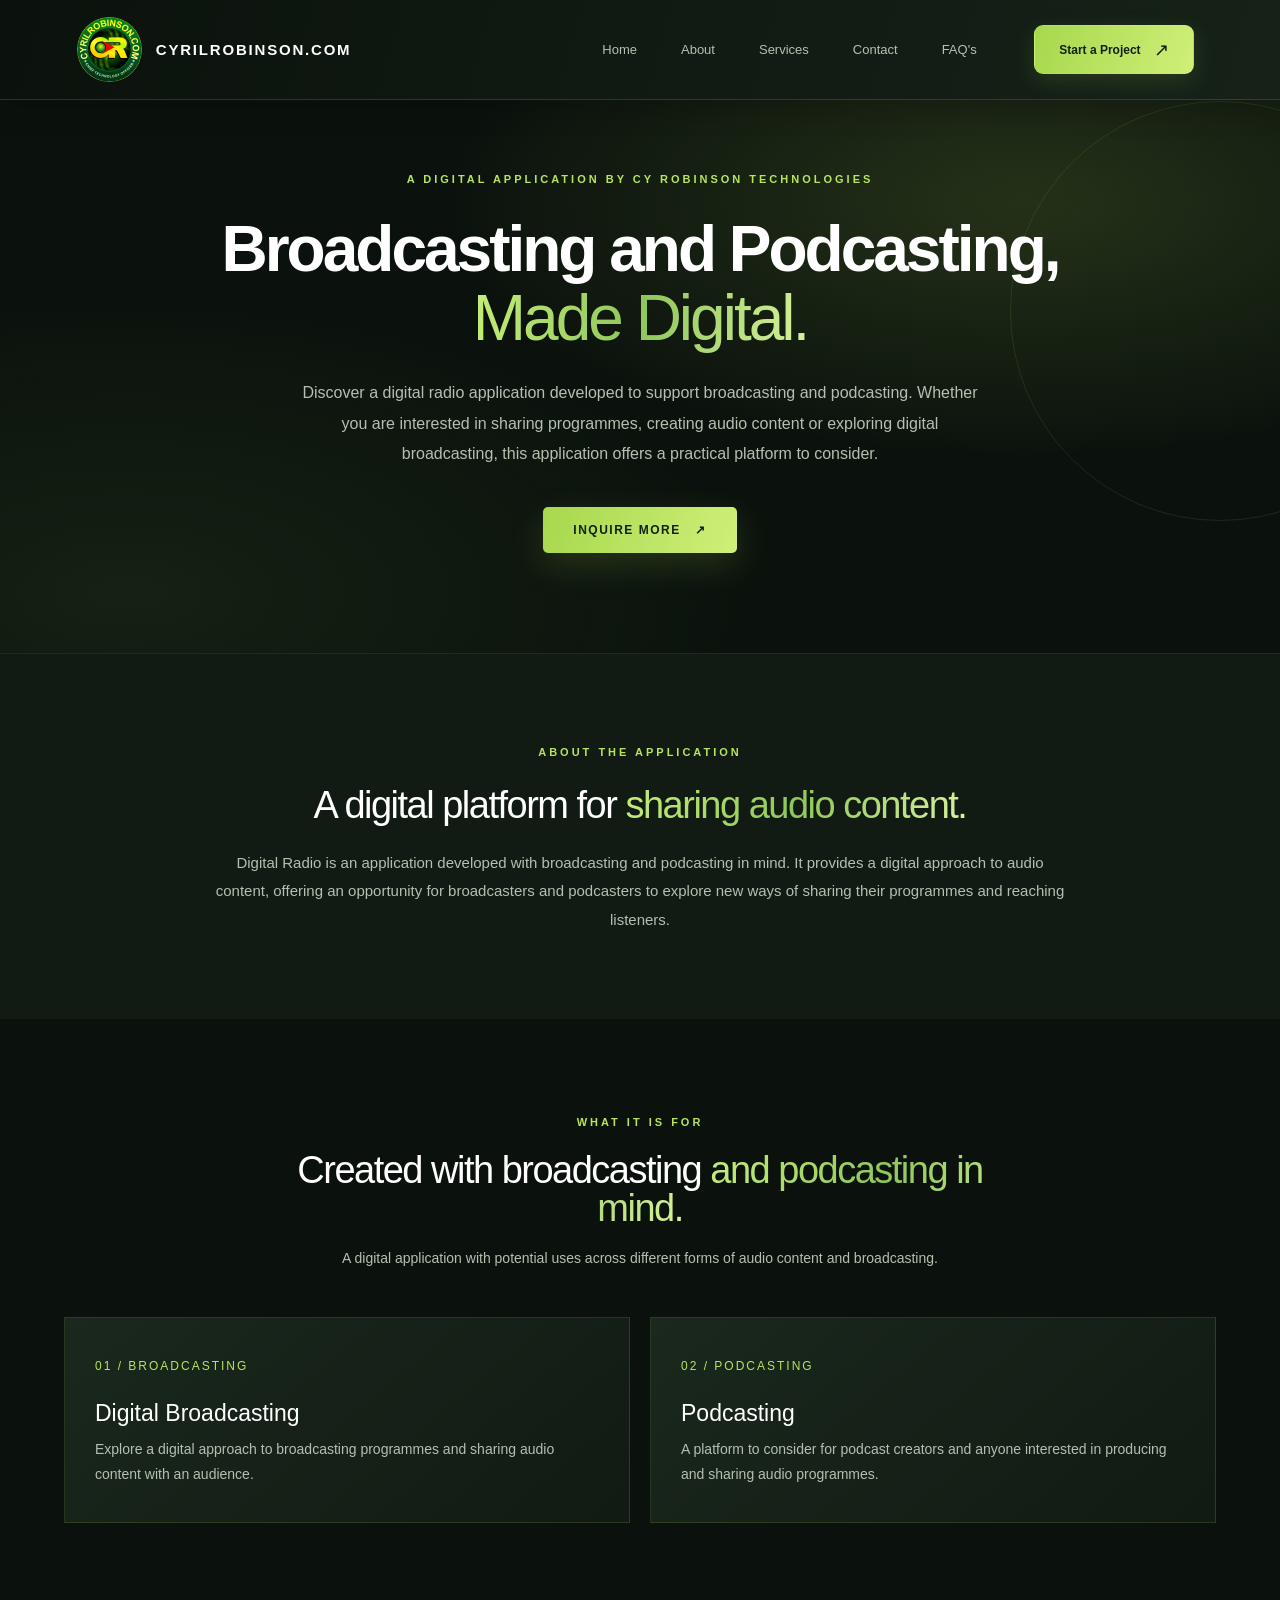
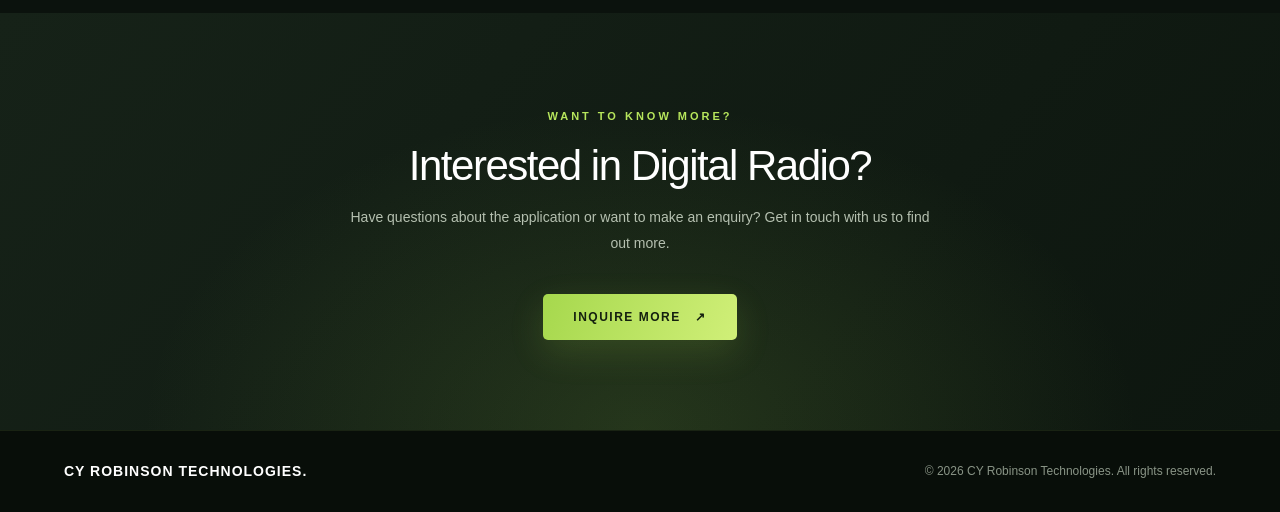
<file: digital-radio.html>
<!DOCTYPE html>
<html  >
<head>
  <!-- Site made with Mobirise Website Builder v6.0.6, https://mobirise.com -->
  <meta charset="UTF-8">
  <meta http-equiv="X-UA-Compatible" content="IE=edge">
  <meta name="generator" content="Mobirise v6.0.6, mobirise.com">
  <meta name="viewport" content="width=device-width, initial-scale=1, minimum-scale=1">
  <link rel="shortcut icon" href="assets/images/whatsapp20image202026-11-0320at202.55.4720pm-photoroom-128x128.png" type="image/x-icon">
  <meta name="description" content="">
  
  
  <title>digital-radio</title>
  <link rel="stylesheet" href="assets/bootstrap/css/bootstrap.min.css">
  <link rel="stylesheet" href="assets/bootstrap/css/bootstrap-grid.min.css">
  <link rel="stylesheet" href="assets/bootstrap/css/bootstrap-reboot.min.css">
  <link rel="stylesheet" href="assets/dropdown/css/style.css">
  <link rel="stylesheet" href="assets/theme/css/style.css">
  <link rel="preload" href="https://fonts.googleapis.com/css?family=Inter+Tight:100,200,300,400,500,600,700,800,900,100i,200i,300i,400i,500i,600i,700i,800i,900i&display=swap" as="style" onload="this.onload=null;this.rel='stylesheet'">
  <noscript><link rel="stylesheet" href="https://fonts.googleapis.com/css?family=Inter+Tight:100,200,300,400,500,600,700,800,900,100i,200i,300i,400i,500i,600i,700i,800i,900i&display=swap"></noscript>
  <link rel="preload" as="style" href="assets/mobirise/css/mbr-additional.css?v=5DA8IR"><link rel="stylesheet" href="assets/mobirise/css/mbr-additional.css?v=5DA8IR" type="text/css">

  
  
  
</head>
<body>
  
  <style class="cid-vzVGAqzvhB" id="menu05-i" data-rv-view="44">
/* =====================================
   CY ROBINSON TECHNOLOGIES
   FULL-WIDTH GREEN NAVIGATION
===================================== */

section.cyr-menu {
  position: relative !important;
  z-index: 9999 !important;
  width: 100% !important;
  margin: 0 !important;
  padding: 0 !important;
  background: #0B120D !important;
}

section.cyr-menu nav.navbar {
  width: 100% !important;
  margin: 0 !important;
  padding: 0 !important;
  background: transparent !important;
  box-shadow: none !important;
}

section.cyr-menu nav.navbar > .container {
  width: 100% !important;
  max-width: 100% !important;
  min-height: 100px !important;
  margin: 0 auto !important;
  padding: 15px 6% !important;
  display: flex !important;
  align-items: center !important;
  justify-content: space-between !important;
  flex-wrap: nowrap !important;
  background: linear-gradient(105deg,#0B120D 0%,#111A13 55%,#162218 100%) !important;
  border: 0 !important;
  border-bottom: 1px solid rgba(197,237,121,0.16) !important;
  border-radius: 0 !important;
  box-shadow: 0 8px 28px rgba(0,0,0,0.20) !important;
  box-sizing: border-box !important;
}

/* LOGO AND BRAND NAME */

section.cyr-menu .navbar-brand {
  margin: 0 !important;
  padding: 0 !important;
  display: flex !important;
  align-items: center !important;
  flex-shrink: 0 !important;
}

section.cyr-menu .navbar-caption-wrap {
  padding: 0 !important;
}

section.cyr-menu a.cyr-logo {
  display: inline-flex !important;
  align-items: center !important;
  gap: 14px !important;
  padding: 0 !important;
  margin: 0 !important;
  text-decoration: none !important;
  background: transparent !important;
  line-height: 1 !important;
}

section.cyr-menu .cyr-logo-image {
  display: block !important;
  width: 65px !important;
  height: 65px !important;
  object-fit: contain !important;
  object-position: center !important;
  flex-shrink: 0 !important;
}

section.cyr-menu .cyr-brand-name {
  display: block !important;
  color: #ffffff !important;
  font-family: Arial, sans-serif !important;
  font-size: 15px !important;
  font-weight: 800 !important;
  letter-spacing: 1.8px !important;
  line-height: 1.4 !important;
  white-space: nowrap !important;
}

/* NAVIGATION LINKS */

section.cyr-menu .navbar-collapse {
  align-items: center !important;
  justify-content: flex-end !important;
}

section.cyr-menu ul.navbar-nav {
  display: flex !important;
  align-items: center !important;
  gap: 12px !important;
  margin: 0 32px 0 auto !important;
  padding: 0 !important;
}

section.cyr-menu ul.navbar-nav li {
  margin: 0 !important;
  padding: 0 !important;
}

section.cyr-menu a.cyr-link {
  display: inline-block !important;
  padding: 13px 16px !important;
  border-radius: 8px !important;
  color: #B5C0B0 !important;
  font-family: Arial,sans-serif !important;
  font-size: 13px !important;
  font-weight: 500 !important;
  text-decoration: none !important;
  background: transparent !important;
  transition: all .25s ease !important;
}

section.cyr-menu a.cyr-link:hover {
  color: #D0EF78 !important;
  background: rgba(183,230,92,0.10) !important;
}

/* PROJECT BUTTON */

section.cyr-menu .navbar-buttons {
  margin: 0 !important;
  padding: 0 !important;
}

section.cyr-menu a.cyr-project-btn {
  min-height: 49px !important;
  padding: 0 24px !important;
  display: inline-flex !important;
  align-items: center !important;
  justify-content: center !important;
  gap: 13px !important;
  border: 1px solid rgba(197,237,121,0.25) !important;
  border-radius: 9px !important;
  background: linear-gradient(110deg,#A6D84D,#D0EF78) !important;
  color: #14200F !important;
  font-family: Arial,sans-serif !important;
  font-size: 12px !important;
  font-weight: 800 !important;
  text-decoration: none !important;
  box-shadow: 0 7px 22px rgba(143,191,77,0.17) !important;
  transition: all .25s ease !important;
}

section.cyr-menu a.cyr-project-btn span {
  color: #14200F !important;
  font-size: 18px !important;
}

section.cyr-menu a.cyr-project-btn:hover {
  color: #14200F !important;
  transform: translateY(-2px) !important;
  box-shadow: 0 10px 28px rgba(183,230,92,0.27) !important;
}

/* MOBILE MENU BUTTON */

section.cyr-menu button.navbar-toggler {
  display: none;
  padding: 11px !important;
  border: 1px solid rgba(197,237,121,0.22) !important;
  border-radius: 9px !important;
  background: rgba(183,230,92,0.07) !important;
  box-shadow: none !important;
}

section.cyr-menu .hamburger {
  width: 23px !important;
  height: 18px !important;
  display: flex !important;
  flex-direction: column !important;
  justify-content: space-between !important;
}

section.cyr-menu .hamburger span {
  display: block !important;
  width: 100% !important;
  height: 2px !important;
  border-radius: 5px !important;
  background: #C5ED79 !important;
}

/* TABLET AND MOBILE */

@media (max-width: 991px) {
  section.cyr-menu nav.navbar > .container {
    min-height: 82px !important;
    padding: 12px 5% !important;
    flex-wrap: wrap !important;
  }

  section.cyr-menu .cyr-logo-image {
    width: 55px !important;
    height: 55px !important;
  }

  section.cyr-menu .cyr-brand-name {
    font-size: 13px !important;
    letter-spacing: 1.2px !important;
  }

  section.cyr-menu button.navbar-toggler {
    display: flex !important;
    margin-left: auto !important;
  }

  section.cyr-menu .navbar-collapse {
    width: 100% !important;
    flex-basis: 100% !important;
    margin-top: 13px !important;
    padding: 14px 5px 5px !important;
    border-top: 1px solid rgba(197,237,121,0.13) !important;
  }

  section.cyr-menu ul.navbar-nav {
    width: 100% !important;
    margin: 0 !important;
    display: flex !important;
    flex-direction: column !important;
    align-items: stretch !important;
    gap: 3px !important;
  }

  section.cyr-menu a.cyr-link {
    display: block !important;
    width: 100% !important;
    padding: 13px 12px !important;
  }

  section.cyr-menu .navbar-buttons {
    width: 100% !important;
    margin-top: 12px !important;
  }

  section.cyr-menu a.cyr-project-btn {
    width: 100% !important;
  }
}

@media (max-width: 480px) {
  section.cyr-menu nav.navbar > .container {
    min-height: 74px !important;
    padding: 9px 4% !important;
  }

  section.cyr-menu a.cyr-logo {
    gap: 9px !important;
  }

  section.cyr-menu .cyr-logo-image {
    width: 45px !important;
    height: 45px !important;
  }

  section.cyr-menu .cyr-brand-name {
    font-size: 10px !important;
    letter-spacing: 0.8px !important;
  }
}
</style><section data-bs-version="5.1" class="menu menu5 cyr-menu cid-vzVGAqzvhB" once="menu" id="menu05-i">



<nav class="navbar navbar-dropdown navbar-fixed-top navbar-expand-lg">

  <div class="container">

    <div class="navbar-brand">
      <span class="navbar-caption-wrap">
        <a class="navbar-caption cyr-logo" href="index.html">

          <img src="assets/images/whatsapp20image202026-11-0320at202.55.4720pm-photoroom-130x130.png" alt="CY Robinson Technologies Logo" class="cyr-logo-image">

          <span class="cyr-brand-name">
            CYRILROBINSON.COM
          </span>

        </a>
      </span>
    </div>

    <button class="navbar-toggler" type="button" data-toggle="collapse" data-bs-toggle="collapse" data-target="#navbarSupportedContent" data-bs-target="#navbarSupportedContent" aria-controls="navbarSupportedContent" aria-expanded="false" aria-label="Toggle navigation">
      <div class="hamburger">
        <span></span>
        <span></span>
        <span></span>
      </div>
    </button>

    <div class="collapse navbar-collapse" id="navbarSupportedContent">

      <ul class="navbar-nav nav-dropdown" data-app-modern-menu="true"><li class="nav-item">
          <a class="nav-link link cyr-link text-primary" href="index.html">Home</a>
        </li>
        <li class="nav-item">
          <a class="nav-link link cyr-link text-primary" href="about.html">About</a>
        </li>
        <li class="nav-item">
          <a class="nav-link link cyr-link text-primary" href="services.html">Services</a>
        </li>
        <li class="nav-item">
          <a class="nav-link link cyr-link text-primary" href="contact.html">Contact</a>
        </li>
        <li class="nav-item">
          <a class="nav-link link cyr-link text-primary" href="FAQ.html">FAQ's</a>
        </li></ul>

      <div class="navbar-buttons mbr-section-btn">
        <a class="btn cyr-project-btn" href="contact.html">
          Start a Project <span>↗</span>
        </a>
      </div>

    </div>

  </div>
</nav>
</section>

<div style="
    width: 100%;
    background: #11182B;
    padding: 13px 15px;
    text-align: center;
    box-sizing: border-box;
    border-bottom: 1px solid rgba(139, 125, 255, 0.25);
" class="cid-vzVGAr5dZa" id="header18-j" data-rv-view="46">
    <a href="digital-radio.html" style="
        display: inline-flex;
        align-items: center;
        justify-content: center;
        gap: 12px;
        color: #FFFFFF;
        text-decoration: none;
        font-family: Arial, sans-serif;
        font-size: 13px;
        font-weight: 700;
        letter-spacing: 1.5px;
    ">
        DIGITAL RADIO AT AFFORDABLE PRICE
        <span style="color: #A99AFF; font-size: 19px;">→</span>
    </a>
</div>

<style class="cid-vzVGArpPlp" id="header09-k" data-rv-view="47">
/* =========================================
   CY ROBINSON TECHNOLOGIES
   DIGITAL RADIO APPLICATION PAGE
   GREEN THEME
========================================= */

.cyr-radio-page {
    background: #0B120D !important;
    color: #F4F5FA;
    font-family: Arial, Helvetica, sans-serif;
    overflow: hidden;
}

.cyr-radio-page * {
    box-sizing: border-box;
}

.cyr-radio-page a {
    text-decoration: none;
}

.cyr-radio-wrap {
    width: 90%;
    max-width: 1220px;
    margin: auto;
}

/* HERO */

.cyr-radio-hero {
    min-height: 590px;
    padding: 115px 0 100px;
    display: flex;
    align-items: center;
    position: relative;
    background:
        radial-gradient(ellipse at 80% 25%, rgba(183,230,92,.15), transparent 40%),
        radial-gradient(ellipse at 10% 90%, rgba(90,145,65,.12), transparent 38%),
        #0B120D !important;
}

.cyr-radio-hero:before {
    content: "";
    position: absolute;
    width: 420px;
    height: 420px;
    border: 1px solid rgba(197,237,121,.10);
    border-radius: 50%;
    right: -150px;
    top: 50px;
    pointer-events: none;
}

.cyr-radio-content {
    position: relative;
    z-index: 1;
    max-width: 900px;
    margin: auto;
    text-align: center;
}

.cyr-radio-eyebrow {
    color: #B7E65C;
    font-size: 11px;
    font-weight: 700;
    letter-spacing: 3px;
    text-transform: uppercase;
}

.cyr-radio-title {
    color: #FFFFFF;
    font-size: 64px;
    line-height: 1.08;
    letter-spacing: -3px;
    margin: 25px 0;
    font-weight: 750;
}

.cyr-radio-gradient {
    background: linear-gradient(100deg, #C5ED79, #8FC65A, #D8F29B);
    -webkit-background-clip: text;
    background-clip: text;
    color: transparent;
}

.cyr-radio-description {
    max-width: 680px;
    margin: 0 auto;
    color: #B5C0B0;
    font-size: 16px;
    line-height: 1.9;
}

.cyr-radio-button {
    display: inline-block;
    margin-top: 38px;
    padding: 17px 30px;
    color: #14200F !important;
    background: linear-gradient(110deg, #A6D84D, #D0EF78);
    border-radius: 5px;
    font-size: 12px;
    font-weight: 700;
    letter-spacing: 1.5px;
    box-shadow: 0 12px 35px rgba(166,216,77,.16);
    transition: .3s ease;
}

.cyr-radio-button:hover {
    transform: translateY(-4px);
    box-shadow: 0 15px 40px rgba(166,216,77,.28);
}

/* INTRODUCTION */

.cyr-radio-info {
    padding: 85px 0;
    background: #111A13 !important;
    border-top: 1px solid rgba(197,237,121,.08);
}

.cyr-radio-info-inner {
    max-width: 850px;
    margin: auto;
    text-align: center;
}

.cyr-radio-info h2 {
    color: #FFFFFF;
    font-size: 38px;
    line-height: 1.2;
    letter-spacing: -1.5px;
    margin: 20px 0;
}

.cyr-radio-info p {
    color: #B5C0B0;
    font-size: 15px;
    line-height: 1.9;
    margin: 0;
}

/* USE CASES */

.cyr-radio-uses {
    padding: 90px 0;
    background: #0B120D !important;
}

.cyr-radio-uses-heading {
    text-align: center;
    max-width: 700px;
    margin: 0 auto 45px;
}

.cyr-radio-uses-heading h2 {
    color: #FFFFFF;
    font-size: 38px;
    letter-spacing: -1.5px;
    margin: 18px 0;
}

.cyr-radio-uses-heading p {
    color: #B5C0B0;
    font-size: 14px;
    line-height: 1.9;
}

.cyr-radio-use-grid {
    display: flex;
    gap: 20px;
}

.cyr-radio-use-card {
    flex: 1;
    padding: 35px 30px;
    background: linear-gradient(140deg, #1A281D, #111A13) !important;
    border: 1px solid rgba(183,230,92,.13);
    transition: .3s ease;
}

.cyr-radio-use-card:hover {
    border-color: rgba(183,230,92,.32);
    transform: translateY(-4px);
}

.cyr-radio-use-number {
    color: #B7E65C;
    font-size: 12px;
    letter-spacing: 2px;
}

.cyr-radio-use-card h3 {
    color: #FFFFFF;
    font-size: 23px;
    margin: 25px 0 12px;
}

.cyr-radio-use-card p {
    color: #B5C0B0;
    font-size: 14px;
    line-height: 1.8;
    margin: 0;
}

/* CONTACT CTA */

.cyr-radio-contact {
    padding: 90px 0;
    text-align: center;
    background:
        radial-gradient(ellipse at 50% 100%, rgba(120,165,65,.20), transparent 55%),
        linear-gradient(130deg, #162218, #0D160F) !important;
}

.cyr-radio-contact-inner {
    max-width: 750px;
    margin: auto;
}

.cyr-radio-contact h2 {
    color: #FFFFFF;
    font-size: 42px;
    letter-spacing: -1.5px;
    margin: 18px 0;
}

.cyr-radio-contact p {
    color: #B5C0B0;
    font-size: 14px;
    line-height: 1.8;
    max-width: 580px;
    margin: auto;
}

/* FOOTER */

.cyr-radio-footer {
    padding: 30px 0;
    background: #080E09 !important;
    border-top: 1px solid rgba(197,237,121,.09);
}

.cyr-radio-footer-inner {
    display: flex;
    justify-content: space-between;
    align-items: center;
    flex-wrap: wrap;
    gap: 15px;
}

.cyr-radio-footer strong {
    color: #FFFFFF;
    font-size: 14px;
    letter-spacing: 1px;
}

.cyr-radio-footer p {
    color: #899486;
    font-size: 12px;
    margin: 0;
}

/* RESPONSIVE */

@media (max-width: 700px) {
    .cyr-radio-hero {
        min-height: 480px;
        padding: 85px 0 75px;
    }

    .cyr-radio-title {
        font-size: 43px;
        letter-spacing: -2px;
    }

    .cyr-radio-description {
        font-size: 14px;
    }

    .cyr-radio-info,
    .cyr-radio-uses {
        padding: 65px 0;
    }

    .cyr-radio-info h2,
    .cyr-radio-uses-heading h2 {
        font-size: 30px;
    }

    .cyr-radio-use-grid {
        flex-direction: column;
    }

    .cyr-radio-contact {
        padding: 70px 0;
    }

    .cyr-radio-contact h2 {
        font-size: 32px;
    }

    .cyr-radio-footer-inner {
        flex-direction: column;
        align-items: flex-start;
    }
}
</style><div class="cyr-radio-page cid-vzVGArpPlp" id="header09-k" data-rv-view="47">

    <!-- HERO -->
    <section data-bs-version="5.1" class="cyr-radio-hero">
        <div class="cyr-radio-wrap">
            <div class="cyr-radio-content">

                <span class="cyr-radio-eyebrow">
                    A DIGITAL APPLICATION BY CY ROBINSON TECHNOLOGIES
                </span>

                <h1 class="cyr-radio-title">
                    Broadcasting and Podcasting,
                    <span class="cyr-radio-gradient">
                        Made Digital.
                    </span>
                </h1>

                <p class="cyr-radio-description">
                    Discover a digital radio application developed to
                    support broadcasting and podcasting. Whether you
                    are interested in sharing programmes, creating
                    audio content or exploring digital broadcasting,
                    this application offers a practical platform to consider.
                </p>

                <a href="contact.html" class="cyr-radio-button">
                    INQUIRE MORE &nbsp; ↗
                </a>

            </div>
        </div>
    </section>

    <!-- INTRODUCTION -->
    <section class="cyr-radio-info">
        <div class="cyr-radio-wrap">
            <div class="cyr-radio-info-inner">

                <span class="cyr-radio-eyebrow">
                    ABOUT THE APPLICATION
                </span>

                <h2>
                    A digital platform for
                    <span class="cyr-radio-gradient">
                        sharing audio content.
                    </span>
                </h2>

                <p>
                    Digital Radio is an application developed with
                    broadcasting and podcasting in mind. It provides
                    a digital approach to audio content, offering an
                    opportunity for broadcasters and podcasters to
                    explore new ways of sharing their programmes
                    and reaching listeners.
                </p>

            </div>
        </div>
    </section>

    <!-- USE CASES -->
    <section class="cyr-radio-uses">
        <div class="cyr-radio-wrap">

            <div class="cyr-radio-uses-heading">
                <span class="cyr-radio-eyebrow">
                    WHAT IT IS FOR
                </span>

                <h2>
                    Created with broadcasting
                    <span class="cyr-radio-gradient">
                        and podcasting in mind.
                    </span>
                </h2>

                <p>
                    A digital application with potential uses across
                    different forms of audio content and broadcasting.
                </p>
            </div>

            <div class="cyr-radio-use-grid">

                <div class="cyr-radio-use-card">
                    <span class="cyr-radio-use-number">01 / BROADCASTING</span>

                    <h3>Digital Broadcasting</h3>

                    <p>
                        Explore a digital approach to broadcasting
                        programmes and sharing audio content with
                        an audience.
                    </p>
                </div>

                <div class="cyr-radio-use-card">
                    <span class="cyr-radio-use-number">02 / PODCASTING</span>

                    <h3>Podcasting</h3>

                    <p>
                        A platform to consider for podcast creators
                        and anyone interested in producing and
                        sharing audio programmes.
                    </p>
                </div>

            </div>
        </div>
    </section>

    <!-- CONTACT CTA -->
    <section class="cyr-radio-contact">
        <div class="cyr-radio-wrap">
            <div class="cyr-radio-contact-inner">

                <span class="cyr-radio-eyebrow">
                    WANT TO KNOW MORE?
                </span>

                <h2>
                    Interested in Digital Radio?
                </h2>

                <p>
                    Have questions about the application or want
                    to make an enquiry? Get in touch with us
                    to find out more.
                </p>

                <a href="contact.html" class="cyr-radio-button">
                    INQUIRE MORE &nbsp; ↗
                </a>

            </div>
        </div>
    </section>

    <!-- FOOTER -->
    <footer class="cyr-radio-footer">
        <div class="cyr-radio-wrap">
            <div class="cyr-radio-footer-inner">

                <strong>CY ROBINSON TECHNOLOGIES.</strong>

                <p>
                    © 2026 CY Robinson Technologies. All rights reserved.
                </p>

            </div>
        </div>
    </footer>

</div>


<script src="assets/bootstrap/js/bootstrap.bundle.min.js"></script>
  <script src="assets/smoothscroll/smooth-scroll.js"></script>
  <script src="assets/ytplayer/index.js"></script>
  <script src="assets/dropdown/js/navbar-dropdown.js"></script>
  <script src="assets/theme/js/script.js"></script>
  
  
  
</body>
</html>
</file>
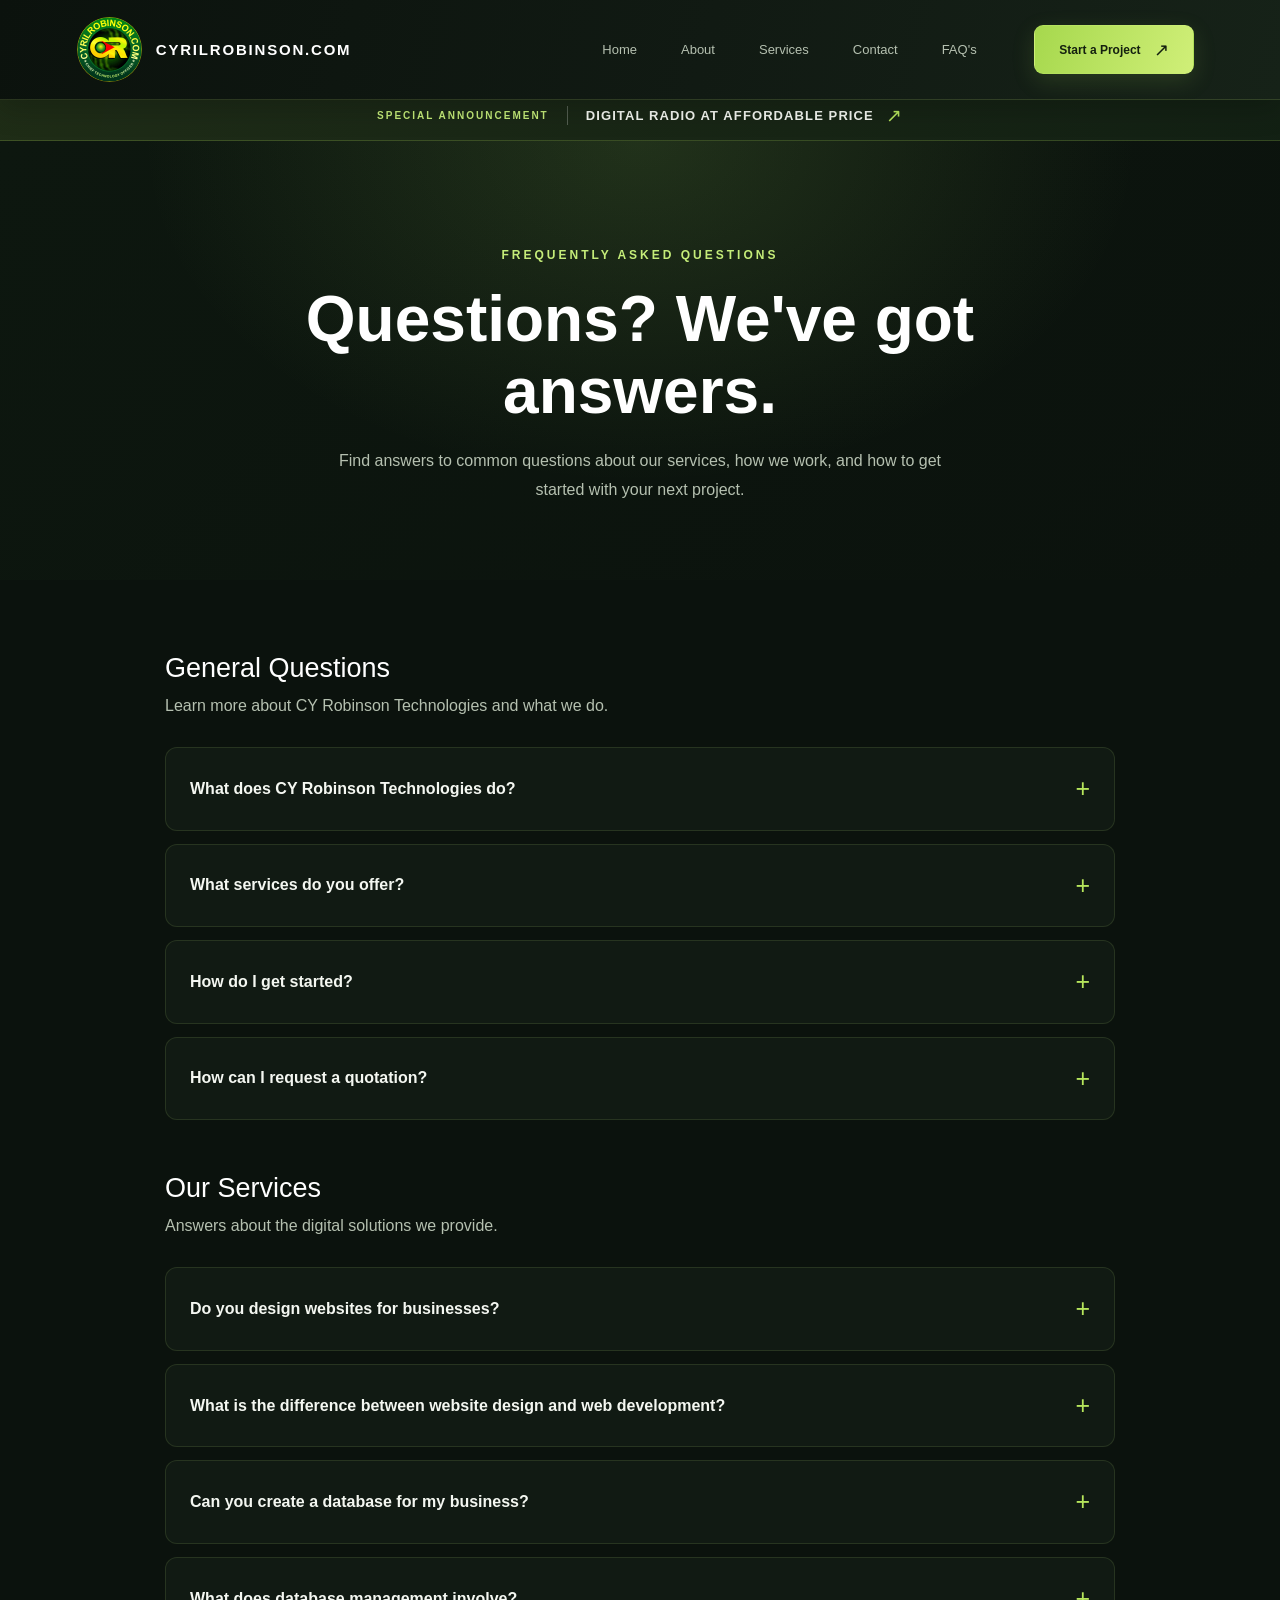
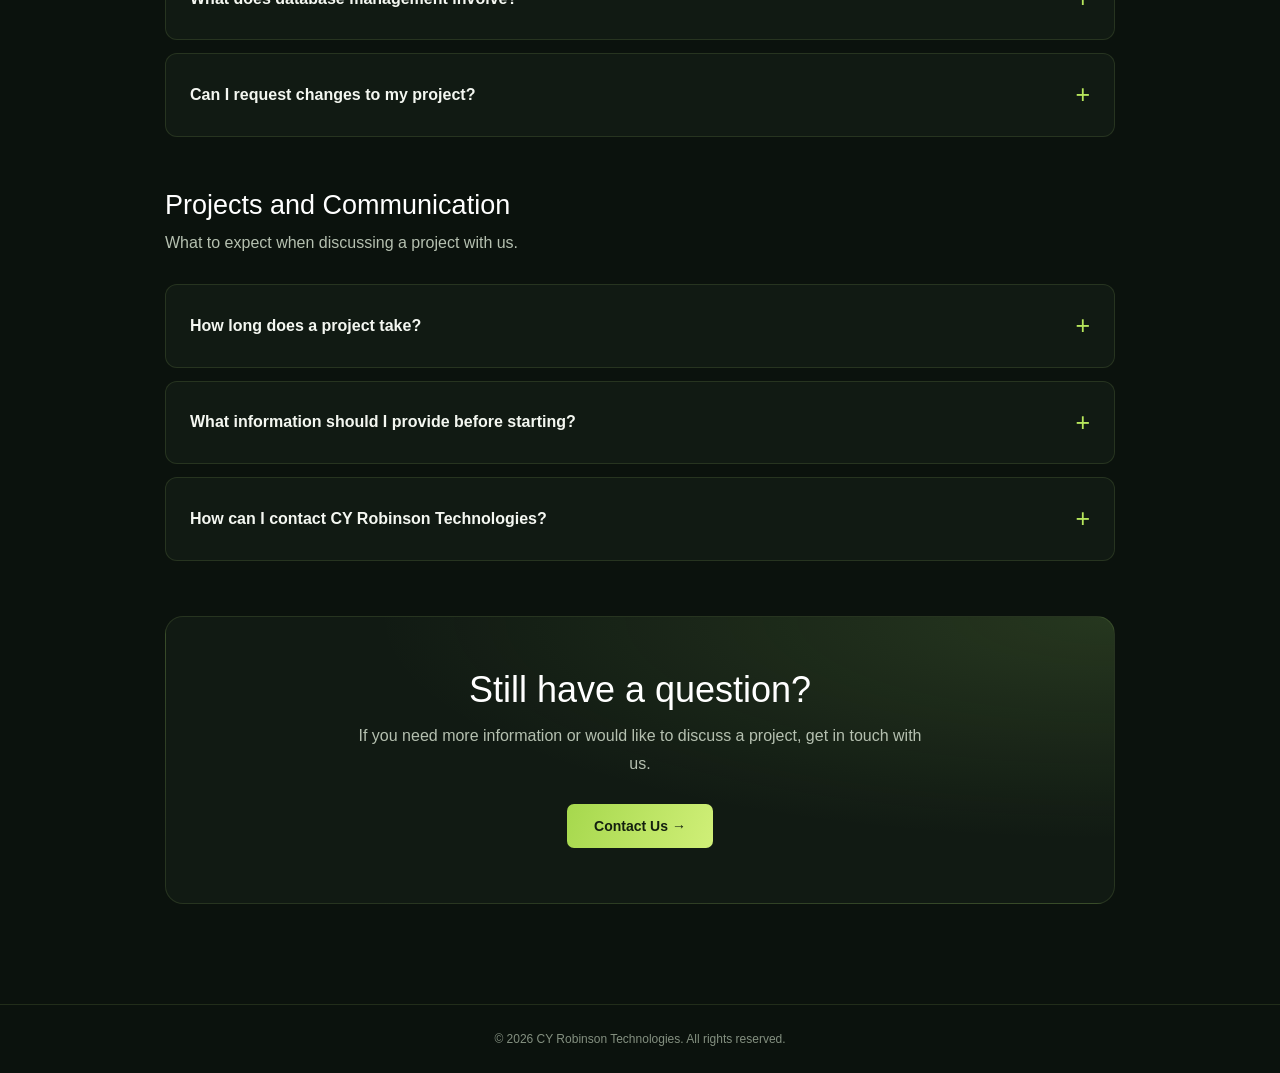
<file: FAQ.html>
<!DOCTYPE html>
<html  >
<head>
  <!-- Site made with Mobirise Website Builder v6.0.6, https://mobirise.com -->
  <meta charset="UTF-8">
  <meta http-equiv="X-UA-Compatible" content="IE=edge">
  <meta name="generator" content="Mobirise v6.0.6, mobirise.com">
  <meta name="viewport" content="width=device-width, initial-scale=1, minimum-scale=1">
  <link rel="shortcut icon" href="assets/images/whatsapp20image202026-11-0320at202.55.4720pm-photoroom-128x128.png" type="image/x-icon">
  <meta name="description" content="">
  
  
  <title>FAQ</title>
  <link rel="stylesheet" href="assets/bootstrap/css/bootstrap.min.css">
  <link rel="stylesheet" href="assets/bootstrap/css/bootstrap-grid.min.css">
  <link rel="stylesheet" href="assets/bootstrap/css/bootstrap-reboot.min.css">
  <link rel="stylesheet" href="assets/dropdown/css/style.css">
  <link rel="stylesheet" href="assets/theme/css/style.css">
  <link rel="preload" href="https://fonts.googleapis.com/css?family=Inter+Tight:100,200,300,400,500,600,700,800,900,100i,200i,300i,400i,500i,600i,700i,800i,900i&display=swap" as="style" onload="this.onload=null;this.rel='stylesheet'">
  <noscript><link rel="stylesheet" href="https://fonts.googleapis.com/css?family=Inter+Tight:100,200,300,400,500,600,700,800,900,100i,200i,300i,400i,500i,600i,700i,800i,900i&display=swap"></noscript>
  <link rel="preload" as="style" href="assets/mobirise/css/mbr-additional.css?v=CNLWHQ"><link rel="stylesheet" href="assets/mobirise/css/mbr-additional.css?v=CNLWHQ" type="text/css">

  
  
  
</head>
<body>
  
  <style class="cid-vzVyZd9HaF" id="menu05-g" data-rv-view="37">
/* =====================================
   CY ROBINSON TECHNOLOGIES
   FULL-WIDTH GREEN NAVIGATION
===================================== */

section.cyr-menu {
  position: relative !important;
  z-index: 9999 !important;
  width: 100% !important;
  margin: 0 !important;
  padding: 0 !important;
  background: #0B120D !important;
}

section.cyr-menu nav.navbar {
  width: 100% !important;
  margin: 0 !important;
  padding: 0 !important;
  background: transparent !important;
  box-shadow: none !important;
}

section.cyr-menu nav.navbar > .container {
  width: 100% !important;
  max-width: 100% !important;
  min-height: 100px !important;
  margin: 0 auto !important;
  padding: 15px 6% !important;
  display: flex !important;
  align-items: center !important;
  justify-content: space-between !important;
  flex-wrap: nowrap !important;
  background: linear-gradient(105deg,#0B120D 0%,#111A13 55%,#162218 100%) !important;
  border: 0 !important;
  border-bottom: 1px solid rgba(197,237,121,0.16) !important;
  border-radius: 0 !important;
  box-shadow: 0 8px 28px rgba(0,0,0,0.20) !important;
  box-sizing: border-box !important;
}

/* LOGO AND BRAND NAME */

section.cyr-menu .navbar-brand {
  margin: 0 !important;
  padding: 0 !important;
  display: flex !important;
  align-items: center !important;
  flex-shrink: 0 !important;
}

section.cyr-menu .navbar-caption-wrap {
  padding: 0 !important;
}

section.cyr-menu a.cyr-logo {
  display: inline-flex !important;
  align-items: center !important;
  gap: 14px !important;
  padding: 0 !important;
  margin: 0 !important;
  text-decoration: none !important;
  background: transparent !important;
  line-height: 1 !important;
}

section.cyr-menu .cyr-logo-image {
  display: block !important;
  width: 65px !important;
  height: 65px !important;
  object-fit: contain !important;
  object-position: center !important;
  flex-shrink: 0 !important;
}

section.cyr-menu .cyr-brand-name {
  display: block !important;
  color: #ffffff !important;
  font-family: Arial, sans-serif !important;
  font-size: 15px !important;
  font-weight: 800 !important;
  letter-spacing: 1.8px !important;
  line-height: 1.4 !important;
  white-space: nowrap !important;
}

/* NAVIGATION LINKS */

section.cyr-menu .navbar-collapse {
  align-items: center !important;
  justify-content: flex-end !important;
}

section.cyr-menu ul.navbar-nav {
  display: flex !important;
  align-items: center !important;
  gap: 12px !important;
  margin: 0 32px 0 auto !important;
  padding: 0 !important;
}

section.cyr-menu ul.navbar-nav li {
  margin: 0 !important;
  padding: 0 !important;
}

section.cyr-menu a.cyr-link {
  display: inline-block !important;
  padding: 13px 16px !important;
  border-radius: 8px !important;
  color: #B5C0B0 !important;
  font-family: Arial,sans-serif !important;
  font-size: 13px !important;
  font-weight: 500 !important;
  text-decoration: none !important;
  background: transparent !important;
  transition: all .25s ease !important;
}

section.cyr-menu a.cyr-link:hover {
  color: #D0EF78 !important;
  background: rgba(183,230,92,0.10) !important;
}

/* PROJECT BUTTON */

section.cyr-menu .navbar-buttons {
  margin: 0 !important;
  padding: 0 !important;
}

section.cyr-menu a.cyr-project-btn {
  min-height: 49px !important;
  padding: 0 24px !important;
  display: inline-flex !important;
  align-items: center !important;
  justify-content: center !important;
  gap: 13px !important;
  border: 1px solid rgba(197,237,121,0.25) !important;
  border-radius: 9px !important;
  background: linear-gradient(110deg,#A6D84D,#D0EF78) !important;
  color: #14200F !important;
  font-family: Arial,sans-serif !important;
  font-size: 12px !important;
  font-weight: 800 !important;
  text-decoration: none !important;
  box-shadow: 0 7px 22px rgba(143,191,77,0.17) !important;
  transition: all .25s ease !important;
}

section.cyr-menu a.cyr-project-btn span {
  color: #14200F !important;
  font-size: 18px !important;
}

section.cyr-menu a.cyr-project-btn:hover {
  color: #14200F !important;
  transform: translateY(-2px) !important;
  box-shadow: 0 10px 28px rgba(183,230,92,0.27) !important;
}

/* MOBILE MENU BUTTON */

section.cyr-menu button.navbar-toggler {
  display: none;
  padding: 11px !important;
  border: 1px solid rgba(197,237,121,0.22) !important;
  border-radius: 9px !important;
  background: rgba(183,230,92,0.07) !important;
  box-shadow: none !important;
}

section.cyr-menu .hamburger {
  width: 23px !important;
  height: 18px !important;
  display: flex !important;
  flex-direction: column !important;
  justify-content: space-between !important;
}

section.cyr-menu .hamburger span {
  display: block !important;
  width: 100% !important;
  height: 2px !important;
  border-radius: 5px !important;
  background: #C5ED79 !important;
}

/* TABLET AND MOBILE */

@media (max-width: 991px) {
  section.cyr-menu nav.navbar > .container {
    min-height: 82px !important;
    padding: 12px 5% !important;
    flex-wrap: wrap !important;
  }

  section.cyr-menu .cyr-logo-image {
    width: 55px !important;
    height: 55px !important;
  }

  section.cyr-menu .cyr-brand-name {
    font-size: 13px !important;
    letter-spacing: 1.2px !important;
  }

  section.cyr-menu button.navbar-toggler {
    display: flex !important;
    margin-left: auto !important;
  }

  section.cyr-menu .navbar-collapse {
    width: 100% !important;
    flex-basis: 100% !important;
    margin-top: 13px !important;
    padding: 14px 5px 5px !important;
    border-top: 1px solid rgba(197,237,121,0.13) !important;
  }

  section.cyr-menu ul.navbar-nav {
    width: 100% !important;
    margin: 0 !important;
    display: flex !important;
    flex-direction: column !important;
    align-items: stretch !important;
    gap: 3px !important;
  }

  section.cyr-menu a.cyr-link {
    display: block !important;
    width: 100% !important;
    padding: 13px 12px !important;
  }

  section.cyr-menu .navbar-buttons {
    width: 100% !important;
    margin-top: 12px !important;
  }

  section.cyr-menu a.cyr-project-btn {
    width: 100% !important;
  }
}

@media (max-width: 480px) {
  section.cyr-menu nav.navbar > .container {
    min-height: 74px !important;
    padding: 9px 4% !important;
  }

  section.cyr-menu a.cyr-logo {
    gap: 9px !important;
  }

  section.cyr-menu .cyr-logo-image {
    width: 45px !important;
    height: 45px !important;
  }

  section.cyr-menu .cyr-brand-name {
    font-size: 10px !important;
    letter-spacing: 0.8px !important;
  }
}
</style><section data-bs-version="5.1" class="menu menu5 cyr-menu cid-vzVyZd9HaF" once="menu" id="menu05-g">



<nav class="navbar navbar-dropdown navbar-fixed-top navbar-expand-lg">

  <div class="container">

    <div class="navbar-brand">
      <span class="navbar-caption-wrap">
        <a class="navbar-caption cyr-logo" href="index.html">

          <img src="assets/images/whatsapp20image202026-11-0320at202.55.4720pm-photoroom-130x130.png" alt="CY Robinson Technologies Logo" class="cyr-logo-image">

          <span class="cyr-brand-name">
            CYRILROBINSON.COM
          </span>

        </a>
      </span>
    </div>

    <button class="navbar-toggler" type="button" data-toggle="collapse" data-bs-toggle="collapse" data-target="#navbarSupportedContent" data-bs-target="#navbarSupportedContent" aria-controls="navbarSupportedContent" aria-expanded="false" aria-label="Toggle navigation">
      <div class="hamburger">
        <span></span>
        <span></span>
        <span></span>
      </div>
    </button>

    <div class="collapse navbar-collapse" id="navbarSupportedContent">

      <ul class="navbar-nav nav-dropdown" data-app-modern-menu="true"><li class="nav-item">
          <a class="nav-link link cyr-link text-primary" href="index.html">Home</a>
        </li>
        <li class="nav-item">
          <a class="nav-link link cyr-link text-primary" href="about.html">About</a>
        </li>
        <li class="nav-item">
          <a class="nav-link link cyr-link text-primary" href="services.html">Services</a>
        </li>
        <li class="nav-item">
          <a class="nav-link link cyr-link text-primary" href="contact.html">Contact</a>
        </li>
        <li class="nav-item">
          <a class="nav-link link cyr-link text-primary" href="FAQ.html">FAQ's</a>
        </li></ul>

      <div class="navbar-buttons mbr-section-btn">
        <a class="btn cyr-project-btn" href="contact.html">
          Start a Project <span>↗</span>
        </a>
      </div>

    </div>

  </div>
</nav>
</section>

<style class="cid-vzVhIUB4NX" id="header09-b" data-rv-view="39">
.cyr-faq-page {
  --bg: #0B120D;
  --panel: #111A13;
  --panel-light: #1A281D;
  --text: #F4F7F1;
  --muted: #B5C0B0;
  --accent: #B7E65C;
  --border: rgba(197,237,121,.12);
  font-family: Arial, sans-serif;
  color: var(--text);
  background: var(--bg);
  overflow: hidden;
}

.cyr-faq-page * {
  box-sizing: border-box;
}

/* ANNOUNCEMENT */
.cyr-faq-page .cyr-announcement {
  margin-top: 90px;
  padding: 15px 20px;
  background:
    linear-gradient(100deg,rgba(183,230,92,.10),rgba(85,145,72,.08)),
    #0D170F;
  border-top: 1px solid rgba(183,230,92,.20);
  border-bottom: 1px solid rgba(183,230,92,.20);
}

.cyr-faq-page .cyr-announcement-inner {
  width: min(1160px,90%);
  margin: auto;
  display: flex;
  align-items: center;
  justify-content: center;
  gap: 18px;
  flex-wrap: wrap;
}

.cyr-faq-page .cyr-announcement-label {
  color: #C5ED79;
  font-size: 10px;
  font-weight: 800;
  letter-spacing: 2px;
}

.cyr-faq-page .cyr-announcement-divider {
  width: 1px;
  height: 19px;
  background: rgba(255,255,255,.25);
}

.cyr-faq-page .cyr-announcement-link {
  display: inline-flex;
  align-items: center;
  gap: 12px;
  color: #F4F7F1 !important;
  font-size: 13px;
  font-weight: 750;
  letter-spacing: 1.1px;
  text-decoration: none !important;
  transition: .25s ease;
}

.cyr-faq-page .cyr-announcement-link span {
  color: #B7E65C;
  font-size: 19px;
  transition: transform .25s ease;
}

.cyr-faq-page .cyr-announcement-link:hover {
  color: #D0EF78 !important;
}

.cyr-faq-page .cyr-announcement-link:hover span {
  transform: translate(3px,-3px);
}

/* HERO */
.cyr-faq-page .cyr-faq-hero {
  padding: 105px 7% 75px;
  text-align: center;
  background:
    radial-gradient(ellipse at 50% 0%, rgba(143,198,90,.16), transparent 55%),
    linear-gradient(135deg, #0D170F, #0B120D);
}

.cyr-faq-page .cyr-eyebrow {
  color: #C5ED79;
  font-size: 12px;
  font-weight: 700;
  letter-spacing: 3px;
  margin-bottom: 20px;
}

.cyr-faq-page .cyr-faq-hero h1 {
  color: #fff !important;
  font-size: clamp(38px, 6vw, 64px);
  line-height: 1.12;
  font-weight: 700;
  max-width: 850px;
  margin: 0 auto 20px;
}

.cyr-faq-page .cyr-faq-hero p {
  color: #B5C0B0 !important;
  font-size: 16px;
  line-height: 1.8;
  max-width: 620px;
  margin: auto;
}

/* FAQ CONTENT */
.cyr-faq-page .cyr-faq-content {
  max-width: 1000px;
  margin: auto;
  padding: 75px 25px 100px;
}

.cyr-faq-page .cyr-faq-heading {
  margin-bottom: 28px;
}

.cyr-faq-page .cyr-faq-heading h2 {
  color: #fff !important;
  font-size: 27px;
  margin: 0 0 10px;
}

.cyr-faq-page .cyr-faq-heading p {
  color: var(--muted) !important;
  line-height: 1.7;
  margin: 0;
}

.cyr-faq-page .cyr-faq-list {
  display: grid;
  gap: 13px;
  margin-bottom: 55px;
}

.cyr-faq-page details {
  background: var(--panel);
  border: 1px solid var(--border);
  border-radius: 12px;
  overflow: hidden;
  transition: background .25s ease, border-color .25s ease;
}

.cyr-faq-page details[open] {
  background: var(--panel-light);
  border-color: rgba(183,230,92,.45);
}

.cyr-faq-page summary {
  list-style: none;
  cursor: pointer;
  padding: 22px 24px;
  display: flex;
  align-items: center;
  justify-content: space-between;
  gap: 20px;
  color: #F4F7F1 !important;
  font-size: 16px;
  font-weight: 600;
  line-height: 1.5;
}

.cyr-faq-page summary::-webkit-details-marker {
  display: none;
}

.cyr-faq-page summary::after {
  content: "+";
  flex-shrink: 0;
  color: #B7E65C;
  font-size: 25px;
  font-weight: 400;
}

.cyr-faq-page details[open] summary::after {
  content: "−";
}

.cyr-faq-page .cyr-faq-answer {
  padding: 0 24px 22px;
  color: #B5C0B0 !important;
  font-size: 14px;
  line-height: 1.85;
}

.cyr-faq-page .cyr-faq-answer a {
  color: #C5ED79;
  text-decoration: none;
}

.cyr-faq-page .cyr-faq-answer a:hover {
  color: #D8F29B;
  text-decoration: underline;
}

/* CTA */
.cyr-faq-page .cyr-faq-cta {
  text-align: center;
  padding: 55px 25px;
  border-radius: 18px;
  background:
    radial-gradient(ellipse at 100% 0%, rgba(143,198,90,.17), transparent 55%),
    #111A13;
  border: 1px solid var(--border);
}

.cyr-faq-page .cyr-faq-cta h2 {
  color: #fff !important;
  font-size: clamp(25px, 4vw, 36px);
  margin: 0 0 14px;
}

.cyr-faq-page .cyr-faq-cta p {
  color: #B5C0B0 !important;
  line-height: 1.8;
  max-width: 570px;
  margin: 0 auto 25px;
}

.cyr-faq-page .cyr-faq-button {
  display: inline-block;
  padding: 15px 27px;
  border-radius: 7px;
  background: linear-gradient(110deg, #A6D84D, #D0EF78);
  color: #14200F !important;
  font-size: 14px;
  font-weight: 700;
  text-decoration: none !important;
  transition: transform .25s ease, box-shadow .25s ease;
}

.cyr-faq-page .cyr-faq-button:hover {
  transform: translateY(-3px);
  box-shadow: 0 10px 30px rgba(183,230,92,.20);
}

/* FOOTER */
.cyr-faq-page .cyr-faq-footer {
  border-top: 1px solid var(--border);
  padding: 25px 7%;
  text-align: center;
  color: #849080 !important;
  font-size: 12px;
}

/* MOBILE */
@media(max-width:600px) {
  .cyr-faq-page .cyr-announcement {
    margin-top: 75px;
    padding: 13px 12px;
  }

  .cyr-faq-page .cyr-announcement-inner {
    gap: 9px;
  }

  .cyr-faq-page .cyr-announcement-label {
    font-size: 9px;
  }

  .cyr-faq-page .cyr-announcement-divider {
    height: 15px;
  }

  .cyr-faq-page .cyr-announcement-link {
    font-size: 11px;
    letter-spacing: .5px;
    gap: 7px;
  }

  .cyr-faq-page .cyr-faq-hero {
    padding: 85px 22px 60px;
  }

  .cyr-faq-page .cyr-faq-content {
    padding: 55px 18px 70px;
  }

  .cyr-faq-page summary {
    padding: 19px;
    font-size: 14px;
  }

  .cyr-faq-page .cyr-faq-answer {
    padding: 0 19px 19px;
  }

  .cyr-faq-page .cyr-faq-cta {
    padding: 40px 20px;
  }
}
</style><div class="cyr-faq-page cid-vzVhIUB4NX" id="header09-b" data-rv-view="39">

  <!-- ANNOUNCEMENT -->
  <section class="cyr-announcement">
    <div class="cyr-announcement-inner">
      <span class="cyr-announcement-label">SPECIAL ANNOUNCEMENT</span>
      <span class="cyr-announcement-divider"></span>
      <a href="digital-radio.html" class="cyr-announcement-link">
        DIGITAL RADIO AT AFFORDABLE PRICE
        <span>↗</span>
      </a>
    </div>
  </section>

  <!-- HERO -->
  <section data-bs-version="5.1" class="cyr-faq-hero">
    <div class="cyr-eyebrow">FREQUENTLY ASKED QUESTIONS</div>
    <h1>Questions? We've got answers.</h1>
    <p>
      Find answers to common questions about our services,
      how we work, and how to get started with your next project.
    </p>
  </section>

  <main class="cyr-faq-content">

    <div class="cyr-faq-heading">
      <h2>General Questions</h2>
      <p>Learn more about CY Robinson Technologies and what we do.</p>
    </div>

    <div class="cyr-faq-list">

      <details>
        <summary>What does CY Robinson Technologies do?</summary>
        <div class="cyr-faq-answer">
          CY Robinson Technologies focuses on website design,
          web development, database creation, and database management.
          We aim to provide practical digital solutions based on
          each project's requirements.
        </div>
      </details>

      <details>
        <summary>What services do you offer?</summary>
        <div class="cyr-faq-answer">
          Our services cover four main areas: website design,
          web development, database creation, and database management.
          You can visit our Services page to learn more about each one.
        </div>
      </details>

      <details>
        <summary>How do I get started?</summary>
        <div class="cyr-faq-answer">
          Start by contacting us through the Contact page.
          Describe your idea, the problem you want to solve,
          or the service you need. We can then discuss the
          project requirements and possible next steps.
        </div>
      </details>

      <details>
        <summary>How can I request a quotation?</summary>
        <div class="cyr-faq-answer">
          Send us a message through the contact form with a
          description of your project. The information you provide
          will help us understand what you need before discussing
          the project cost.
        </div>
      </details>

    </div>

    <div class="cyr-faq-heading">
      <h2>Our Services</h2>
      <p>Answers about the digital solutions we provide.</p>
    </div>

    <div class="cyr-faq-list">

      <details>
        <summary>Do you design websites for businesses?</summary>
        <div class="cyr-faq-answer">
          Yes. Website design is one of our core services.
          We work on website layouts, visual presentation,
          navigation, and responsive design based on the
          needs of the business.
        </div>
      </details>

      <details>
        <summary>What is the difference between website design and web development?</summary>
        <div class="cyr-faq-answer">
          Website design focuses on how a website looks and how
          visitors interact with it. Web development focuses on
          building the functionality that makes the website work.
          Both areas can contribute to a complete website.
        </div>
      </details>

      <details>
        <summary>Can you create a database for my business?</summary>
        <div class="cyr-faq-answer">
          We offer database creation for organizing and storing
          information. The structure and features depend on the
          type of information your business needs to manage.
        </div>
      </details>

      <details>
        <summary>What does database management involve?</summary>
        <div class="cyr-faq-answer">
          Database management involves maintaining and organizing
          stored information, helping keep data structured,
          accessible, and useful for its intended purpose.
        </div>
      </details>

      <details>
        <summary>Can I request changes to my project?</summary>
        <div class="cyr-faq-answer">
          Project changes can be discussed during the project.
          The requested changes, their scope, and any effect on
          the agreed requirements or cost should be clarified
          before additional work begins.
        </div>
      </details>

    </div>

    <div class="cyr-faq-heading">
      <h2>Projects and Communication</h2>
      <p>What to expect when discussing a project with us.</p>
    </div>

    <div class="cyr-faq-list">

      <details>
        <summary>How long does a project take?</summary>
        <div class="cyr-faq-answer">
          Project timelines depend on the size, features,
          requirements, and complexity of the work.
          A timeline can be discussed once we understand
          the details of your project.
        </div>
      </details>

      <details>
        <summary>What information should I provide before starting?</summary>
        <div class="cyr-faq-answer">
          It helps to provide a description of what you want,
          the purpose of the project, the features you need,
          and any relevant examples or references.
          You do not need to have every detail figured out
          before making an enquiry.
        </div>
      </details>

      <details>
        <summary>How can I contact CY Robinson Technologies?</summary>
        <div class="cyr-faq-answer">
          You can reach us through the Contact page or send
          an email to
          <a href="mailto:forwisdomswork@gmail.com">forwisdomswork@gmail.com</a>.
        </div>
      </details>

    </div>

    <!-- CONTACT CTA -->
    <section class="cyr-faq-cta">
      <h2>Still have a question?</h2>
      <p>
        If you need more information or would like to discuss
        a project, get in touch with us.
      </p>
      <a class="cyr-faq-button" href="contact.html">
        Contact Us →
      </a>
    </section>

  </main>

  <!-- FOOTER -->
  <footer class="cyr-faq-footer">
    © 2026 CY Robinson Technologies. All rights reserved.
  </footer>

</div>


<script src="assets/bootstrap/js/bootstrap.bundle.min.js"></script>
  <script src="assets/smoothscroll/smooth-scroll.js"></script>
  <script src="assets/ytplayer/index.js"></script>
  <script src="assets/dropdown/js/navbar-dropdown.js"></script>
  <script src="assets/theme/js/script.js"></script>
  
  
  
</body>
</html>
</file>
<file: assets/dropdown/css/style.css>
.navbar-dropdown {
  left: 0;
  padding: 0;
  position: absolute;
  right: 0;
  top: 0;
  transition: all 0.45s ease;
  z-index: 1030;
  background: #282828; }
  .navbar-dropdown .navbar-logo {
    margin-right: 0.8rem;
    transition: margin 0.3s ease-in-out;
    vertical-align: middle; }
    .navbar-dropdown .navbar-logo img {
      height: 3.125rem;
      transition: all 0.3s ease-in-out; }
    .navbar-dropdown .navbar-logo.mbr-iconfont {
      font-size: 3.125rem;
      line-height: 3.125rem; }
  .navbar-dropdown .navbar-caption {
    font-weight: 700;
    white-space: normal;
    vertical-align: -4px;
    line-height: 3.125rem !important; }
    .navbar-dropdown .navbar-caption, .navbar-dropdown .navbar-caption:hover {
      color: inherit;
      text-decoration: none; }
  .navbar-dropdown .mbr-iconfont + .navbar-caption {
    vertical-align: -1px; }
  .navbar-dropdown.navbar-fixed-top {
    position: fixed; }
  .navbar-dropdown .navbar-brand span {
    vertical-align: -4px; }
  .navbar-dropdown.bg-color.transparent {
    background: none; }
  .navbar-dropdown.navbar-short .navbar-brand {
    padding: 0.625rem 0; }
    .navbar-dropdown.navbar-short .navbar-brand span {
      vertical-align: -1px; }
  .navbar-dropdown.navbar-short .navbar-caption {
    line-height: 2.375rem !important;
    vertical-align: -2px; }
  .navbar-dropdown.navbar-short .navbar-logo {
    margin-right: 0.5rem; }
    .navbar-dropdown.navbar-short .navbar-logo img {
      height: 2.375rem; }
    .navbar-dropdown.navbar-short .navbar-logo.mbr-iconfont {
      font-size: 2.375rem;
      line-height: 2.375rem; }
  .navbar-dropdown.navbar-short .mbr-table-cell {
    height: 3.625rem; }
  .navbar-dropdown .navbar-close {
    left: 0.6875rem;
    position: fixed;
    top: 0.75rem;
    z-index: 1000; }
  .navbar-dropdown .hamburger-icon {
    content: "";
    display: inline-block;
    vertical-align: middle;
    width: 16px;
    -webkit-box-shadow: 0 -6px 0 1px #282828,0 0 0 1px #282828,0 6px 0 1px #282828;
    -moz-box-shadow: 0 -6px 0 1px #282828,0 0 0 1px #282828,0 6px 0 1px #282828;
    box-shadow: 0 -6px 0 1px #282828,0 0 0 1px #282828,0 6px 0 1px #282828; }

.dropdown-menu .dropdown-toggle[data-toggle="dropdown-submenu"]::after {
  border-bottom: 0.35em solid transparent;
  border-left: 0.35em solid;
  border-right: 0;
  border-top: 0.35em solid transparent;
  margin-left: 0.3rem; }

.dropdown-menu .dropdown-item:focus {
  outline: 0; }

.nav-dropdown {
  font-size: 0.75rem;
  font-weight: 500;
  height: auto !important; }
  .nav-dropdown .nav-btn {
    padding-left: 1rem; }
  .nav-dropdown .link {
    margin: .667em 1.667em;
    font-weight: 500;
    padding: 0;
    transition: color .2s ease-in-out; }
    .nav-dropdown .link.dropdown-toggle {
      margin-right: 2.583em; }
      .nav-dropdown .link.dropdown-toggle::after {
        margin-left: .25rem;
        border-top: 0.35em solid;
        border-right: 0.35em solid transparent;
        border-left: 0.35em solid transparent;
        border-bottom: 0; }
      .nav-dropdown .link.dropdown-toggle[aria-expanded="true"] {
        margin: 0;
        padding: 0.667em 3.263em  0.667em 1.667em; }
  .nav-dropdown .link::after,
  .nav-dropdown .dropdown-item::after {
    color: inherit; }
  .nav-dropdown .btn {
    font-size: 0.75rem;
    font-weight: 700;
    letter-spacing: 0;
    margin-bottom: 0;
    padding-left: 1.25rem;
    padding-right: 1.25rem; }
  .nav-dropdown .dropdown-menu {
    border-radius: 0;
    border: 0;
    left: 0;
    margin: 0;
    padding-bottom: 1.25rem;
    padding-top: 1.25rem;
    position: relative; }
  .nav-dropdown .dropdown-submenu {
    margin-left: 0.125rem;
    top: 0; }
  .nav-dropdown .dropdown-item {
    font-weight: 500;
    line-height: 2;
    padding: 0.3846em 4.615em 0.3846em 1.5385em;
    position: relative;
    transition: color .2s ease-in-out, background-color .2s ease-in-out; }
    .nav-dropdown .dropdown-item::after {
      margin-top: -0.3077em;
      position: absolute;
      right: 1.1538em;
      top: 50%; }
    .nav-dropdown .dropdown-item:focus, .nav-dropdown .dropdown-item:hover {
      background: none; }

@media (max-width: 767px) {
  .nav-dropdown.navbar-toggleable-sm {
    bottom: 0;
    display: none;
    left: 0;
    overflow-x: hidden;
    position: fixed;
    top: 0;
    transform: translateX(-100%);
    -ms-transform: translateX(-100%);
    -webkit-transform: translateX(-100%);
    width: 18.75rem;
    z-index: 999; } }
.nav-dropdown.navbar-toggleable-xl {
  bottom: 0;
  display: none;
  left: 0;
  overflow-x: hidden;
  position: fixed;
  top: 0;
  transform: translateX(-100%);
  -ms-transform: translateX(-100%);
  -webkit-transform: translateX(-100%);
  width: 18.75rem;
  z-index: 999; }

.nav-dropdown-sm {
  display: block !important;
  overflow-x: hidden;
  overflow: auto;
  padding-top: 3.875rem; }
  .nav-dropdown-sm::after {
    content: "";
    display: block;
    height: 3rem;
    width: 100%; }
  .nav-dropdown-sm.collapse.in ~ .navbar-close {
    display: block !important; }
  .nav-dropdown-sm.collapsing, .nav-dropdown-sm.collapse.in {
    transform: translateX(0);
    -ms-transform: translateX(0);
    -webkit-transform: translateX(0);
    transition: all 0.25s ease-out;
    -webkit-transition: all 0.25s ease-out;
    background: #282828; }
  .nav-dropdown-sm.collapsing[aria-expanded="false"] {
    transform: translateX(-100%);
    -ms-transform: translateX(-100%);
    -webkit-transform: translateX(-100%); }
  .nav-dropdown-sm .nav-item {
    display: block;
    margin-left: 0 !important;
    padding-left: 0; }
  .nav-dropdown-sm .link,
  .nav-dropdown-sm .dropdown-item {
    border-top: 1px dotted rgba(255, 255, 255, 0.1);
    font-size: 0.8125rem;
    line-height: 1.6;
    margin: 0 !important;
    padding: 0.875rem 2.4rem 0.875rem 1.5625rem !important;
    position: relative;
    white-space: normal; }
    .nav-dropdown-sm .link:focus, .nav-dropdown-sm .link:hover,
    .nav-dropdown-sm .dropdown-item:focus,
    .nav-dropdown-sm .dropdown-item:hover {
      background: rgba(0, 0, 0, 0.2) !important;
      color: #c0a375; }
  .nav-dropdown-sm .nav-btn {
    position: relative;
    padding: 1.5625rem 1.5625rem 0 1.5625rem; }
    .nav-dropdown-sm .nav-btn::before {
      border-top: 1px dotted rgba(255, 255, 255, 0.1);
      content: "";
      left: 0;
      position: absolute;
      top: 0;
      width: 100%; }
    .nav-dropdown-sm .nav-btn + .nav-btn {
      padding-top: 0.625rem; }
      .nav-dropdown-sm .nav-btn + .nav-btn::before {
        display: none; }
  .nav-dropdown-sm .btn {
    padding: 0.625rem 0; }
  .nav-dropdown-sm .dropdown-toggle[data-toggle="dropdown-submenu"]::after {
    margin-left: .25rem;
    border-top: 0.35em solid;
    border-right: 0.35em solid transparent;
    border-left: 0.35em solid transparent;
    border-bottom: 0; }
  .nav-dropdown-sm .dropdown-toggle[data-toggle="dropdown-submenu"][aria-expanded="true"]::after {
    border-top: 0;
    border-right: 0.35em solid transparent;
    border-left: 0.35em solid transparent;
    border-bottom: 0.35em solid; }
  .nav-dropdown-sm .dropdown-menu {
    margin: 0;
    padding: 0;
    position: relative;
    top: 0;
    left: 0;
    width: 100%;
    border: 0;
    float: none;
    border-radius: 0;
    background: none; }
  .nav-dropdown-sm .dropdown-submenu {
    left: 100%;
    margin-left: 0.125rem;
    margin-top: -1.25rem;
    top: 0; }

.navbar-toggleable-sm .nav-dropdown .dropdown-menu {
  position: absolute; }

.navbar-toggleable-sm .nav-dropdown .dropdown-submenu {
  left: 100%;
  margin-left: 0.125rem;
  margin-top: -1.25rem;
  top: 0; }

.navbar-toggleable-sm.opened .nav-dropdown .dropdown-menu {
  position: relative; }

.navbar-toggleable-sm.opened .nav-dropdown .dropdown-submenu {
  left: 0;
  margin-left: 00rem;
  margin-top: 0rem;
  top: 0; }

.is-builder .nav-dropdown.collapsing {
  transition: none !important; }
</file>
<file: assets/theme/css/style.css>
@charset "UTF-8";
section {
  background-color: #ffffff;
}

body {
  font-style: normal;
  line-height: 1.5;
  font-weight: 400;
  color: #232323;
  position: relative;
}

button {
  background-color: transparent;
  border-color: transparent;
}

.embla__button,
.carousel-control {
  background-color: #edefea !important;
  opacity: 0.8 !important;
  color: #464845 !important;
  border-color: #edefea !important;
}

.carousel .close,
.modalWindow .close {
  background-color: #edefea !important;
  color: #464845 !important;
  border-color: #edefea !important;
  opacity: 0.8 !important;
}

.carousel .close:hover,
.modalWindow .close:hover {
  opacity: 1 !important;
}

.carousel-indicators li {
  background-color: #edefea !important;
  border: 2px solid #464845 !important;
}

.carousel-indicators li:hover,
.carousel-indicators li:active {
  opacity: 0.8 !important;
}

.embla__button:hover,
.carousel-control:hover {
  background-color: #edefea !important;
  opacity: 1 !important;
}

.modalWindow-video-container {
  height: 80%;
}

section,
.container,
.container-fluid {
  position: relative;
  word-wrap: break-word;
}

a.mbr-iconfont:hover {
  text-decoration: none;
}

.article .lead p,
.article .lead ul,
.article .lead ol,
.article .lead pre,
.article .lead blockquote {
  margin-bottom: 0;
}

a {
  font-style: normal;
  font-weight: 400;
  cursor: pointer;
}
a, a:hover {
  text-decoration: none;
}

.mbr-section-title {
  font-style: normal;
  line-height: 1.3;
}

.mbr-section-subtitle {
  line-height: 1.3;
}

.mbr-text {
  font-style: normal;
  line-height: 1.7;
}

h1,
h2,
h3,
h4,
h5,
h6,
.display-1,
.display-2,
.display-4,
.display-5,
.display-7,
span,
p,
a {
  line-height: 1;
  word-break: break-word;
  word-wrap: break-word;
  font-weight: 400;
}

b,
strong {
  font-weight: bold;
}

input:-webkit-autofill, input:-webkit-autofill:hover, input:-webkit-autofill:focus, input:-webkit-autofill:active {
  transition-delay: 9999s;
  -webkit-transition-property: background-color, color;
  transition-property: background-color, color;
}

textarea[type=hidden] {
  display: none;
}

section {
  background-position: 50% 50%;
  background-repeat: no-repeat;
  background-size: cover;
}
section .mbr-background-video,
section .mbr-background-video-preview {
  position: absolute;
  bottom: 0;
  left: 0;
  right: 0;
  top: 0;
}

.hidden {
  visibility: hidden;
}

.mbr-z-index20 {
  z-index: 20;
}

/*! Base colors */
.mbr-white {
  color: #ffffff;
}

.mbr-black {
  color: #111111;
}

.mbr-bg-white {
  background-color: #ffffff;
}

.mbr-bg-black {
  background-color: #000000;
}

/*! Text-aligns */
.align-left {
  text-align: left;
}

.align-center {
  text-align: center;
}

.align-right {
  text-align: right;
}

/*! Font-weight  */
.mbr-light {
  font-weight: 300;
}

.mbr-regular {
  font-weight: 400;
}

.mbr-semibold {
  font-weight: 500;
}

.mbr-bold {
  font-weight: 700;
}

/*! Media  */
.media-content {
  flex-basis: 100%;
}

.media-container-row {
  display: flex;
  flex-direction: row;
  flex-wrap: wrap;
  justify-content: center;
  align-content: center;
  align-items: start;
}
.media-container-row .media-size-item {
  width: 400px;
}

.media-container-column {
  display: flex;
  flex-direction: column;
  flex-wrap: wrap;
  justify-content: center;
  align-content: center;
  align-items: stretch;
}
.media-container-column > * {
  width: 100%;
}

@media (min-width: 992px) {
  .media-container-row {
    flex-wrap: nowrap;
  }
}
figure {
  margin-bottom: 0;
  overflow: hidden;
}

figure[mbr-media-size] {
  transition: width 0.1s;
}

img,
iframe {
  display: block;
  width: 100%;
}

.card {
  background-color: transparent;
  border: none;
}

.card-box {
  width: 100%;
}

.card-img {
  text-align: center;
  flex-shrink: 0;
  -webkit-flex-shrink: 0;
}

.media {
  max-width: 100%;
  margin: 0 auto;
}

.mbr-figure {
  align-self: center;
}

.media-container > div {
  max-width: 100%;
}

.mbr-figure img,
.card-img img {
  width: 100%;
}

@media (max-width: 991px) {
  .media-size-item {
    width: auto !important;
  }
  .media {
    width: auto;
  }
  .mbr-figure {
    width: 100% !important;
  }
}
/*! Buttons */
.mbr-section-btn {
  margin-left: -0.6rem;
  margin-right: -0.6rem;
  font-size: 0;
}

.btn {
  font-weight: 600;
  border-width: 1px;
  font-style: normal;
  margin: 0.6rem 0.6rem;
  white-space: normal;
  transition: all 0.2s ease-in-out;
  display: inline-flex;
  align-items: center;
  justify-content: center;
  word-break: break-word;
}

.btn-sm {
  font-weight: 600;
  letter-spacing: 0px;
  transition: all 0.3s ease-in-out;
}

.btn-md {
  font-weight: 600;
  letter-spacing: 0px;
  transition: all 0.3s ease-in-out;
}

.btn-lg {
  font-weight: 600;
  letter-spacing: 0px;
  transition: all 0.3s ease-in-out;
}

.btn-form {
  margin: 0;
}
.btn-form:hover {
  cursor: pointer;
}

nav .mbr-section-btn {
  margin-left: 0rem;
  margin-right: 0rem;
}

/*! Btn icon margin */
.btn .mbr-iconfont,
.btn.btn-sm .mbr-iconfont {
  order: 1;
  cursor: pointer;
  margin-left: 0.5rem;
  vertical-align: sub;
}

.btn.btn-md .mbr-iconfont,
.btn.btn-md .mbr-iconfont {
  margin-left: 0.8rem;
}

.mbr-regular {
  font-weight: 400;
}

.mbr-semibold {
  font-weight: 500;
}

.mbr-bold {
  font-weight: 700;
}

[type=submit] {
  -webkit-appearance: none;
}

/*! Full-screen */
.mbr-fullscreen .mbr-overlay {
  min-height: 100vh;
}

.mbr-fullscreen {
  display: flex;
  display: -moz-flex;
  display: -ms-flex;
  display: -o-flex;
  align-items: center;
  min-height: 100vh;
  padding-top: 3rem;
  padding-bottom: 3rem;
}

/*! Map */
.map {
  height: 25rem;
  position: relative;
}
.map iframe {
  width: 100%;
  height: 100%;
}

/*! Scroll to top arrow */
.mbr-arrow-up {
  bottom: 25px;
  right: 90px;
  position: fixed;
  text-align: right;
  z-index: 5000;
  color: #ffffff;
  font-size: 22px;
}

.mbr-arrow-up a {
  background: rgba(0, 0, 0, 0.2);
  border-radius: 50%;
  color: #fff;
  display: inline-block;
  height: 60px;
  width: 60px;
  border: 2px solid #fff;
  outline-style: none !important;
  position: relative;
  text-decoration: none;
  transition: all 0.3s ease-in-out;
  cursor: pointer;
  text-align: center;
}
.mbr-arrow-up a:hover {
  background-color: rgba(0, 0, 0, 0.4);
}
.mbr-arrow-up a i {
  line-height: 60px;
}

.mbr-arrow-up-icon {
  display: block;
  color: #fff;
}

.mbr-arrow-up-icon::before {
  content: "›";
  display: inline-block;
  font-family: serif;
  font-size: 22px;
  line-height: 1;
  font-style: normal;
  position: relative;
  top: 6px;
  left: -4px;
  transform: rotate(-90deg);
}

/*! Arrow Down */
.mbr-arrow {
  position: absolute;
  bottom: 45px;
  left: 50%;
  width: 60px;
  height: 60px;
  cursor: pointer;
  background-color: rgba(80, 80, 80, 0.5);
  border-radius: 50%;
  transform: translateX(-50%);
}
@media (max-width: 767px) {
  .mbr-arrow {
    display: none;
  }
}
.mbr-arrow > a {
  display: inline-block;
  text-decoration: none;
  outline-style: none;
  animation: arrowdown 1.7s ease-in-out infinite;
  color: #ffffff;
}
.mbr-arrow > a > i {
  position: absolute;
  top: -2px;
  left: 15px;
  font-size: 2rem;
}

#scrollToTop a i::before {
  content: "";
  position: absolute;
  display: block;
  border-bottom: 2.5px solid #fff;
  border-left: 2.5px solid #fff;
  width: 27.8%;
  height: 27.8%;
  left: 50%;
  top: 51%;
  transform: translateY(-30%) translateX(-50%) rotate(135deg);
}

@keyframes arrowdown {
  0% {
    transform: translateY(0px);
  }
  50% {
    transform: translateY(-5px);
  }
  100% {
    transform: translateY(0px);
  }
}
@media (max-width: 500px) {
  .mbr-arrow-up {
    left: 0;
    right: 0;
    text-align: center;
  }
}
/*Gradients animation*/
@keyframes gradient-animation {
  from {
    background-position: 0% 100%;
    animation-timing-function: ease-in-out;
  }
  to {
    background-position: 100% 0%;
    animation-timing-function: ease-in-out;
  }
}
.bg-gradient {
  background-size: 200% 200%;
  animation: gradient-animation 5s infinite alternate;
  -webkit-animation: gradient-animation 5s infinite alternate;
}

.menu .navbar-brand {
  display: -webkit-flex;
}
.menu .navbar-brand span {
  display: flex;
  display: -webkit-flex;
}
.menu .navbar-brand .navbar-caption-wrap {
  display: -webkit-flex;
}
.menu .navbar-brand .navbar-logo img {
  display: -webkit-flex;
  width: auto;
}
@media (min-width: 768px) and (max-width: 991px) {
  .menu .navbar-toggleable-sm .navbar-nav {
    display: -ms-flexbox;
  }
}
@media (max-width: 991px) {
  .menu .navbar-collapse {
    max-height: 93.5vh;
  }
  .menu .navbar-collapse.show {
    overflow: auto;
  }
}
@media (min-width: 992px) {
  .menu .navbar-nav.nav-dropdown {
    display: -webkit-flex;
  }
  .menu .navbar-toggleable-sm .navbar-collapse {
    display: -webkit-flex !important;
  }
  .menu .collapsed .navbar-collapse {
    max-height: 93.5vh;
  }
  .menu .collapsed .navbar-collapse.show {
    overflow: auto;
  }
}
@media (max-width: 767px) {
  .menu .navbar-collapse {
    max-height: 80vh;
  }
}

.nav-link .mbr-iconfont {
  margin-right: 0.5rem;
}

.navbar {
  display: -webkit-flex;
  -webkit-flex-wrap: wrap;
  -webkit-align-items: center;
  -webkit-justify-content: space-between;
}

.navbar-collapse {
  -webkit-flex-basis: 100%;
  -webkit-flex-grow: 1;
  -webkit-align-items: center;
}

.nav-dropdown .link {
  padding: 0.667em 1.667em !important;
  margin: 0 !important;
}

.nav {
  display: -webkit-flex;
  -webkit-flex-wrap: wrap;
}

.row {
  display: -webkit-flex;
  -webkit-flex-wrap: wrap;
}

.justify-content-center {
  -webkit-justify-content: center;
}

.form-inline {
  display: -webkit-flex;
}

.card-wrapper {
  -webkit-flex: 1;
}

.carousel-control {
  z-index: 10;
  display: -webkit-flex;
}

.carousel-controls {
  display: -webkit-flex;
}

.media {
  display: -webkit-flex;
}

.form-group:focus {
  outline: none;
}

.jq-selectbox__select {
  padding: 7px 0;
  position: relative;
}

.jq-selectbox__dropdown {
  overflow: hidden;
  border-radius: 10px;
  position: absolute;
  top: 100%;
  left: 0 !important;
  width: 100% !important;
}

.jq-selectbox__trigger-arrow {
  right: 0;
  transform: translateY(-50%);
}

.jq-selectbox li {
  padding: 1.07em 0.5em;
}

input[type=range] {
  padding-left: 0 !important;
  padding-right: 0 !important;
}

.modal-dialog,
.modal-content {
  height: 100%;
}

.modal-dialog .carousel-inner {
  height: calc(100vh - 1.75rem);
}
@media (max-width: 575px) {
  .modal-dialog .carousel-inner {
    height: calc(100vh - 1rem);
  }
}

.carousel-item {
  text-align: center;
}

.carousel-item img {
  margin: auto;
}

.navbar-toggler {
  align-self: flex-start;
  padding: 0.25rem 0.75rem;
  font-size: 1.25rem;
  line-height: 1;
  background: transparent;
  border: 1px solid transparent;
  border-radius: 0.25rem;
}

.navbar-toggler:focus,
.navbar-toggler:hover {
  text-decoration: none;
  box-shadow: none;
}

.navbar-toggler-icon {
  display: inline-block;
  width: 1.5em;
  height: 1.5em;
  vertical-align: middle;
  content: "";
  background: no-repeat center center;
  background-size: 100% 100%;
}

.navbar-toggler-left {
  position: absolute;
  left: 1rem;
}

.navbar-toggler-right {
  position: absolute;
  right: 1rem;
}

.card-img {
  width: auto;
}

.menu .navbar.collapsed:not(.beta-menu) {
  flex-direction: column;
}

.carousel-item.active,
.carousel-item-next,
.carousel-item-prev {
  display: flex;
}

.note-air-layout .dropup .dropdown-menu,
.note-air-layout .navbar-fixed-bottom .dropdown .dropdown-menu {
  bottom: initial !important;
}

html,
body {
  height: auto;
  min-height: 100vh;
}

.dropup .dropdown-toggle::after {
  display: none;
}

.form-asterisk {
  font-family: initial;
  position: absolute;
  top: -2px;
  font-weight: normal;
}

.form-control-label {
  position: relative;
  cursor: pointer;
  margin-bottom: 0.357em;
  padding: 0;
}

.alert {
  color: #ffffff;
  border-radius: 0;
  border: 0;
  font-size: 1.1rem;
  line-height: 1.5;
  margin-bottom: 1.875rem;
  padding: 1.25rem;
  position: relative;
  text-align: center;
}
.alert.alert-form::after {
  background-color: inherit;
  bottom: -7px;
  content: "";
  display: block;
  height: 14px;
  left: 50%;
  margin-left: -7px;
  position: absolute;
  transform: rotate(45deg);
  width: 14px;
}

.form-control {
  background-color: #ffffff;
  background-clip: border-box;
  color: #232323;
  line-height: 1rem !important;
  height: auto;
  padding: 1.2rem 2rem;
  transition: border-color 0.25s ease 0s;
  border: 1px solid transparent !important;
  border-radius: 4px;
  box-shadow: rgba(0, 0, 0, 0.07) 0px 1px 1px 0px, rgba(0, 0, 0, 0.07) 0px 1px 3px 0px, rgba(0, 0, 0, 0.03) 0px 0px 0px 1px;
}
.form-active .form-control:invalid {
  border-color: red;
}

.row > * {
  padding-right: 1rem;
  padding-left: 1rem;
}

form .row {
  margin-left: -0.6rem;
  margin-right: -0.6rem;
}
form .row [class*=col] {
  padding-left: 0.6rem;
  padding-right: 0.6rem;
}

form .mbr-section-btn {
  padding-left: 0.6rem;
  padding-right: 0.6rem;
}

form .form-check-input {
  margin-top: 0.5;
}

textarea.form-control {
  line-height: 1.5rem !important;
}

.form-group {
  margin-bottom: 1.2rem;
}

.form-control,
form .btn {
  min-height: 48px;
}

.gdpr-block label span.textGDPR input[name=gdpr] {
  top: 7px;
}

.form-control:focus {
  box-shadow: none;
}

:focus {
  outline: none;
}

.mbr-overlay {
  background-color: #000;
  bottom: 0;
  left: 0;
  opacity: 0.5;
  position: absolute;
  right: 0;
  top: 0;
  z-index: 0;
  pointer-events: none;
}

blockquote {
  font-style: italic;
  padding: 3rem;
  font-size: 1.09rem;
  position: relative;
  border-left: 3px solid;
}

ul,
ol,
pre,
blockquote {
  margin-bottom: 2.3125rem;
}

.mt-4 {
  margin-top: 2rem !important;
}

.mb-4 {
  margin-bottom: 2rem !important;
}

.container,
.container-fluid {
  padding-left: 16px;
  padding-right: 16px;
}

.row {
  margin-left: -16px;
  margin-right: -16px;
}
.row > [class*=col] {
  padding-left: 16px;
  padding-right: 16px;
}

@media (min-width: 992px) {
  .container-fluid {
    padding-left: 32px;
    padding-right: 32px;
  }
}
@media (max-width: 991px) {
  .mbr-container {
    padding-left: 16px;
    padding-right: 16px;
  }
}
.app-video-wrapper > img {
  opacity: 1;
}

.app-video-wrapper {
  background: transparent;
}

.item {
  position: relative;
}

.dropdown-menu .dropdown-menu {
  left: 100%;
}

.dropdown-item + .dropdown-menu {
  display: none;
}

.dropdown-item:hover + .dropdown-menu,
.dropdown-menu:hover {
  display: block;
}

@media (min-aspect-ratio: 16/9) {
  .mbr-video-foreground {
    height: 300% !important;
    top: -100% !important;
  }
}
@media (max-aspect-ratio: 16/9) {
  .mbr-video-foreground {
    width: 300% !important;
    left: -100% !important;
  }
}.engine {
	position: absolute;
	text-indent: -2400px;
	text-align: center;
	padding: 0;
	top: 0;
	left: -2400px;
}
</file>
<file: assets/mobirise/css/mbr-additional.css>
.btn {
  border-width: 2px;
}
img,
.card-wrap,
.card-wrapper,
.video-wrapper,
.mbr-figure iframe,
.google-map iframe,
.slide-content,
.plan,
.card,
.item-wrapper {
  border-radius: 2rem !important;
}
.video-wrapper {
  overflow: hidden;
}
body {
  font-family: Inter Tight;
}
.display-1 {
  font-family: 'Inter Tight', sans-serif;
  font-size: 5rem;
  line-height: 1;
}
.display-1 > .mbr-iconfont {
  font-size: 6.25rem;
}
.display-2 {
  font-family: 'Inter Tight', sans-serif;
  font-size: 4rem;
  line-height: 1;
}
.display-2 > .mbr-iconfont {
  font-size: 5rem;
}
.display-4 {
  font-family: 'Inter Tight', sans-serif;
  font-size: 1.4rem;
  line-height: 1.5;
}
.display-4 > .mbr-iconfont {
  font-size: 1.75rem;
}
.display-5 {
  font-family: 'Inter Tight', sans-serif;
  font-size: 2rem;
  line-height: 1.5;
}
.display-5 > .mbr-iconfont {
  font-size: 2.5rem;
}
.display-7 {
  font-family: 'Inter Tight', sans-serif;
  font-size: 1.4rem;
  line-height: 1.3;
}
.display-7 > .mbr-iconfont {
  font-size: 1.75rem;
}
/* ---- Fluid typography for mobile devices ---- */
/* 1.4 - font scale ratio ( bootstrap == 1.42857 ) */
/* 100vw - current viewport width */
/* (48 - 20)  48 == 48rem == 768px, 20 == 20rem == 320px(minimal supported viewport) */
/* 0.65 - min scale variable, may vary */
@media (max-width: 992px) {
  .display-1 {
    font-size: 4rem;
  }
}
@media (max-width: 768px) {
  .display-1 {
    font-size: 3.5rem;
    font-size: calc( 2.4rem + (5 - 2.4) * ((100vw - 20rem) / (48 - 20)));
    line-height: calc( 1.1 * (2.4rem + (5 - 2.4) * ((100vw - 20rem) / (48 - 20))));
  }
  .display-2 {
    font-size: 3.2rem;
    font-size: calc( 2.05rem + (4 - 2.05) * ((100vw - 20rem) / (48 - 20)));
    line-height: calc( 1.3 * (2.05rem + (4 - 2.05) * ((100vw - 20rem) / (48 - 20))));
  }
  .display-4 {
    font-size: 1.12rem;
    font-size: calc( 1.14rem + (1.4 - 1.14) * ((100vw - 20rem) / (48 - 20)));
    line-height: calc( 1.4 * (1.14rem + (1.4 - 1.14) * ((100vw - 20rem) / (48 - 20))));
  }
  .display-5 {
    font-size: 1.6rem;
    font-size: calc( 1.35rem + (2 - 1.35) * ((100vw - 20rem) / (48 - 20)));
    line-height: calc( 1.4 * (1.35rem + (2 - 1.35) * ((100vw - 20rem) / (48 - 20))));
  }
  .display-7 {
    font-size: 1.12rem;
    font-size: calc( 1.14rem + (1.4 - 1.14) * ((100vw - 20rem) / (48 - 20)));
    line-height: calc( 1.4 * (1.14rem + (1.4 - 1.14) * ((100vw - 20rem) / (48 - 20))));
  }
}
@media (min-width: 992px) and (max-width: 1400px) {
  .display-1 {
    font-size: 3.5rem;
    font-size: calc( 2.4rem + (5 - 2.4) * ((100vw - 62rem) / (87 - 62)));
    line-height: calc( 1.1 * (2.4rem + (5 - 2.4) * ((100vw - 62rem) / (87 - 62))));
  }
  .display-2 {
    font-size: 3.2rem;
    font-size: calc( 2.05rem + (4 - 2.05) * ((100vw - 62rem) / (87 - 62)));
    line-height: calc( 1.3 * (2.05rem + (4 - 2.05) * ((100vw - 62rem) / (87 - 62))));
  }
  .display-4 {
    font-size: 1.12rem;
    font-size: calc( 1.14rem + (1.4 - 1.14) * ((100vw - 62rem) / (87 - 62)));
    line-height: calc( 1.4 * (1.14rem + (1.4 - 1.14) * ((100vw - 62rem) / (87 - 62))));
  }
  .display-5 {
    font-size: 1.6rem;
    font-size: calc( 1.35rem + (2 - 1.35) * ((100vw - 62rem) / (87 - 62)));
    line-height: calc( 1.4 * (1.35rem + (2 - 1.35) * ((100vw - 62rem) / (87 - 62))));
  }
  .display-7 {
    font-size: 1.12rem;
    font-size: calc( 1.14rem + (1.4 - 1.14) * ((100vw - 62rem) / (87 - 62)));
    line-height: calc( 1.4 * (1.14rem + (1.4 - 1.14) * ((100vw - 62rem) / (87 - 62))));
  }
}
/* Buttons */
.btn {
  padding: 1.25rem 2rem;
  border-radius: 4px;
}
@media (max-width: 767px) {
  .btn {
    padding: 0.75rem 1.5rem;
  }
}
.btn-sm {
  padding: 0.6rem 1.2rem;
  border-radius: 4px;
}
.btn-md {
  padding: 0.6rem 1.2rem;
  border-radius: 4px;
}
.btn-lg {
  padding: 1.25rem 2rem;
  border-radius: 4px;
}
.bg-primary {
  background-color: #9fe870 !important;
}
.bg-success {
  background-color: #3a341c !important;
}
.bg-info {
  background-color: #320707 !important;
}
.bg-warning {
  background-color: #a0e2e1 !important;
}
.bg-danger {
  background-color: #ffea64 !important;
}
.btn-primary,
.btn-primary:active {
  background-color: #9fe870 !important;
  border-color: #9fe870 !important;
  color: #264d0c !important;
  box-shadow: none;
}
.btn-primary:hover,
.btn-primary:focus,
.btn-primary.focus,
.btn-primary.active {
  color: inherit;
  background-color: #bcef9c !important;
  border-color: #bcef9c !important;
  box-shadow: none;
}
.btn-primary.disabled,
.btn-primary:disabled {
  color: #264d0c !important;
  background-color: #bcef9c !important;
  border-color: #bcef9c !important;
}
.btn-secondary,
.btn-secondary:active {
  background-color: #ffd7ef !important;
  border-color: #ffd7ef !important;
  color: #d70081 !important;
  box-shadow: none;
}
.btn-secondary:hover,
.btn-secondary:focus,
.btn-secondary.focus,
.btn-secondary.active {
  color: inherit;
  background-color: #ffffff !important;
  border-color: #ffffff !important;
  box-shadow: none;
}
.btn-secondary.disabled,
.btn-secondary:disabled {
  color: #d70081 !important;
  background-color: #ffffff !important;
  border-color: #ffffff !important;
}
.btn-info,
.btn-info:active {
  background-color: #320707 !important;
  border-color: #320707 !important;
  color: #ffffff !important;
  box-shadow: none;
}
.btn-info:hover,
.btn-info:focus,
.btn-info.focus,
.btn-info.active {
  color: inherit;
  background-color: #5f0d0d !important;
  border-color: #5f0d0d !important;
  box-shadow: none;
}
.btn-info.disabled,
.btn-info:disabled {
  color: #ffffff !important;
  background-color: #5f0d0d !important;
  border-color: #5f0d0d !important;
}
.btn-success,
.btn-success:active {
  background-color: #3a341c !important;
  border-color: #3a341c !important;
  color: #ffffff !important;
  box-shadow: none;
}
.btn-success:hover,
.btn-success:focus,
.btn-success.focus,
.btn-success.active {
  color: inherit;
  background-color: #5c532d !important;
  border-color: #5c532d !important;
  box-shadow: none;
}
.btn-success.disabled,
.btn-success:disabled {
  color: #ffffff !important;
  background-color: #5c532d !important;
  border-color: #5c532d !important;
}
.btn-warning,
.btn-warning:active {
  background-color: #a0e2e1 !important;
  border-color: #a0e2e1 !important;
  color: #1f6463 !important;
  box-shadow: none;
}
.btn-warning:hover,
.btn-warning:focus,
.btn-warning.focus,
.btn-warning.active {
  color: inherit;
  background-color: #c7eeed !important;
  border-color: #c7eeed !important;
  box-shadow: none;
}
.btn-warning.disabled,
.btn-warning:disabled {
  color: #1f6463 !important;
  background-color: #c7eeed !important;
  border-color: #c7eeed !important;
}
.btn-danger,
.btn-danger:active {
  background-color: #ffea64 !important;
  border-color: #ffea64 !important;
  color: #645600 !important;
  box-shadow: none;
}
.btn-danger:hover,
.btn-danger:focus,
.btn-danger.focus,
.btn-danger.active {
  color: inherit;
  background-color: #fff197 !important;
  border-color: #fff197 !important;
  box-shadow: none;
}
.btn-danger.disabled,
.btn-danger:disabled {
  color: #645600 !important;
  background-color: #fff197 !important;
  border-color: #fff197 !important;
}
.btn-white,
.btn-white:active {
  background-color: #eff0ec !important;
  border-color: #eff0ec !important;
  color: #757b62 !important;
  box-shadow: none;
}
.btn-white:hover,
.btn-white:focus,
.btn-white.focus,
.btn-white.active {
  color: inherit;
  background-color: #ffffff !important;
  border-color: #ffffff !important;
  box-shadow: none;
}
.btn-white.disabled,
.btn-white:disabled {
  color: #757b62 !important;
  background-color: #ffffff !important;
  border-color: #ffffff !important;
}
.btn-black,
.btn-black:active {
  background-color: #232323 !important;
  border-color: #232323 !important;
  color: #ffffff !important;
  box-shadow: none;
}
.btn-black:hover,
.btn-black:focus,
.btn-black.focus,
.btn-black.active {
  color: inherit;
  background-color: #3d3d3d !important;
  border-color: #3d3d3d !important;
  box-shadow: none;
}
.btn-black.disabled,
.btn-black:disabled {
  color: #ffffff !important;
  background-color: #3d3d3d !important;
  border-color: #3d3d3d !important;
}
.btn-primary-outline,
.btn-primary-outline:active {
  background-color: transparent !important;
  border-color: #9fe870;
  color: #9fe870;
}
.btn-primary-outline:hover,
.btn-primary-outline:focus,
.btn-primary-outline.focus,
.btn-primary-outline.active {
  color: #6ddc25 !important;
  background-color: transparent !important;
  border-color: #6ddc25 !important;
  box-shadow: none !important;
}
.btn-primary-outline.disabled,
.btn-primary-outline:disabled {
  color: #264d0c !important;
  background-color: #9fe870 !important;
  border-color: #9fe870 !important;
}
.btn-secondary-outline,
.btn-secondary-outline:active {
  background-color: transparent !important;
  border-color: #ffd7ef;
  color: #ffd7ef;
}
.btn-secondary-outline:hover,
.btn-secondary-outline:focus,
.btn-secondary-outline.focus,
.btn-secondary-outline.active {
  color: #ff80cc !important;
  background-color: transparent !important;
  border-color: #ff80cc !important;
  box-shadow: none !important;
}
.btn-secondary-outline.disabled,
.btn-secondary-outline:disabled {
  color: #d70081 !important;
  background-color: #ffd7ef !important;
  border-color: #ffd7ef !important;
}
.btn-info-outline,
.btn-info-outline:active {
  background-color: transparent !important;
  border-color: #320707;
  color: #320707;
}
.btn-info-outline:hover,
.btn-info-outline:focus,
.btn-info-outline.focus,
.btn-info-outline.active {
  color: #000000 !important;
  background-color: transparent !important;
  border-color: #000000 !important;
  box-shadow: none !important;
}
.btn-info-outline.disabled,
.btn-info-outline:disabled {
  color: #ffffff !important;
  background-color: #320707 !important;
  border-color: #320707 !important;
}
.btn-success-outline,
.btn-success-outline:active {
  background-color: transparent !important;
  border-color: #3a341c;
  color: #3a341c;
}
.btn-success-outline:hover,
.btn-success-outline:focus,
.btn-success-outline.focus,
.btn-success-outline.active {
  color: #000000 !important;
  background-color: transparent !important;
  border-color: #000000 !important;
  box-shadow: none !important;
}
.btn-success-outline.disabled,
.btn-success-outline:disabled {
  color: #ffffff !important;
  background-color: #3a341c !important;
  border-color: #3a341c !important;
}
.btn-warning-outline,
.btn-warning-outline:active {
  background-color: transparent !important;
  border-color: #a0e2e1;
  color: #a0e2e1;
}
.btn-warning-outline:hover,
.btn-warning-outline:focus,
.btn-warning-outline.focus,
.btn-warning-outline.active {
  color: #5ececc !important;
  background-color: transparent !important;
  border-color: #5ececc !important;
  box-shadow: none !important;
}
.btn-warning-outline.disabled,
.btn-warning-outline:disabled {
  color: #1f6463 !important;
  background-color: #a0e2e1 !important;
  border-color: #a0e2e1 !important;
}
.btn-danger-outline,
.btn-danger-outline:active {
  background-color: transparent !important;
  border-color: #ffea64;
  color: #ffea64;
}
.btn-danger-outline:hover,
.btn-danger-outline:focus,
.btn-danger-outline.focus,
.btn-danger-outline.active {
  color: #ffde0d !important;
  background-color: transparent !important;
  border-color: #ffde0d !important;
  box-shadow: none !important;
}
.btn-danger-outline.disabled,
.btn-danger-outline:disabled {
  color: #645600 !important;
  background-color: #ffea64 !important;
  border-color: #ffea64 !important;
}
.btn-black-outline,
.btn-black-outline:active {
  background-color: transparent !important;
  border-color: #232323;
  color: #232323;
}
.btn-black-outline:hover,
.btn-black-outline:focus,
.btn-black-outline.focus,
.btn-black-outline.active {
  color: #000000 !important;
  background-color: transparent !important;
  border-color: #000000 !important;
  box-shadow: none !important;
}
.btn-black-outline.disabled,
.btn-black-outline:disabled {
  color: #ffffff !important;
  background-color: #232323 !important;
  border-color: #232323 !important;
}
.btn-white-outline,
.btn-white-outline:active {
  background-color: transparent !important;
  border-color: #fafafa;
  color: #fafafa;
}
.btn-white-outline:hover,
.btn-white-outline:focus,
.btn-white-outline.focus,
.btn-white-outline.active {
  color: #cfcfcf !important;
  background-color: transparent !important;
  border-color: #cfcfcf !important;
  box-shadow: none !important;
}
.btn-white-outline.disabled,
.btn-white-outline:disabled {
  color: #7a7a7a !important;
  background-color: #fafafa !important;
  border-color: #fafafa !important;
}
.text-primary {
  color: #9fe870 !important;
}
.text-secondary {
  color: #ffd7ef !important;
}
.text-success {
  color: #3a341c !important;
}
.text-info {
  color: #320707 !important;
}
.text-warning {
  color: #a0e2e1 !important;
}
.text-danger {
  color: #ffea64 !important;
}
.text-white {
  color: #fafafa !important;
}
.text-black {
  color: #232323 !important;
}
a.text-primary:hover,
a.text-primary:focus,
a.text-primary.active {
  color: #66d022 !important;
}
a.text-secondary:hover,
a.text-secondary:focus,
a.text-secondary.active {
  color: #ff71c6 !important;
}
a.text-success:hover,
a.text-success:focus,
a.text-success.active {
  color: #000000 !important;
}
a.text-info:hover,
a.text-info:focus,
a.text-info.active {
  color: #000000 !important;
}
a.text-warning:hover,
a.text-warning:focus,
a.text-warning.active {
  color: #52cac8 !important;
}
a.text-danger:hover,
a.text-danger:focus,
a.text-danger.active {
  color: #fddb00 !important;
}
a.text-white:hover,
a.text-white:focus,
a.text-white.active {
  color: #c7c7c7 !important;
}
a.text-black:hover,
a.text-black:focus,
a.text-black.active {
  color: #000000 !important;
}
a[class*="text-"]:not(.nav-link):not(.dropdown-item):not([role]):not(.navbar-caption) {
  position: relative;
  background-image: transparent;
  background-size: 10000px 2px;
  background-repeat: no-repeat;
  background-position: 0px 1.2em;
  background-position: -10000px 1.2em;
}
a[class*="text-"]:not(.nav-link):not(.dropdown-item):not([role]):not(.navbar-caption):hover {
  transition: background-position 2s ease-in-out;
  background-image: linear-gradient(currentColor 50%, currentColor 50%);
  background-position: 0px 1.2em;
}
.nav-tabs .nav-link.active {
  color: #9fe870;
}
.nav-tabs .nav-link:not(.active) {
  color: #232323;
}
.alert-success {
  background-color: #70c770;
}
.alert-info {
  background-color: #320707;
}
.alert-warning {
  background-color: #a0e2e1;
}
.alert-danger {
  background-color: #ffea64;
}
.mbr-section-btn .btn:not(.btn-form) {
  border-radius: 100px;
}
.mbr-gallery-filter li a {
  border-radius: 100px !important;
}
.mbr-gallery-filter li.active .btn {
  background-color: #9fe870;
  border-color: #9fe870;
  color: #306310;
}
.mbr-gallery-filter li.active .btn:focus {
  box-shadow: none;
}
.nav-tabs .nav-link {
  border-radius: 100px !important;
}
a,
a:hover {
  color: #9fe870;
}
.mbr-plan-header.bg-primary .mbr-plan-subtitle,
.mbr-plan-header.bg-primary .mbr-plan-price-desc {
  color: #ffffff;
}
.mbr-plan-header.bg-success .mbr-plan-subtitle,
.mbr-plan-header.bg-success .mbr-plan-price-desc {
  color: #c0b27c;
}
.mbr-plan-header.bg-info .mbr-plan-subtitle,
.mbr-plan-header.bg-info .mbr-plan-price-desc {
  color: #f3abab;
}
.mbr-plan-header.bg-warning .mbr-plan-subtitle,
.mbr-plan-header.bg-warning .mbr-plan-price-desc {
  color: #ffffff;
}
.mbr-plan-header.bg-danger .mbr-plan-subtitle,
.mbr-plan-header.bg-danger .mbr-plan-price-desc {
  color: #ffffff;
}
/* Scroll to top button*/
.scrollToTop_wraper {
  display: none;
}
.form-control {
  font-family: 'Inter Tight', sans-serif;
  font-size: 1.4rem;
  line-height: 1.3;
  font-weight: 400;
  border-radius: 40px !important;
}
.form-control > .mbr-iconfont {
  font-size: 1.75rem;
}
.form-control:hover,
.form-control:focus {
  box-shadow: rgba(0, 0, 0, 0.07) 0px 1px 1px 0px, rgba(0, 0, 0, 0.07) 0px 1px 3px 0px, rgba(0, 0, 0, 0.03) 0px 0px 0px 1px;
  border-color: #9fe870 !important;
}
.form-control:-webkit-input-placeholder {
  font-family: 'Inter Tight', sans-serif;
  font-size: 1.4rem;
  line-height: 1.3;
  font-weight: 400;
}
.form-control:-webkit-input-placeholder > .mbr-iconfont {
  font-size: 1.75rem;
}
blockquote {
  border-color: #9fe870;
}
/* Forms */
.mbr-form .input-group-btn .btn {
  border-radius: 100px !important;
}
.mbr-form .input-group-btn .btn:hover {
  box-shadow: 0 10px 40px 0 rgba(0, 0, 0, 0.2);
}
.mbr-form .input-group-btn button[type="submit"] {
  border-radius: 100px !important;
  padding: 1rem 3rem;
}
.mbr-form .input-group-btn button[type="submit"]:hover {
  box-shadow: 0 10px 40px 0 rgba(0, 0, 0, 0.2);
}
.jq-selectbox li:hover,
.jq-selectbox li.selected {
  background-color: #9fe870;
  color: #000000;
}
.jq-number__spin {
  transition: 0.25s ease;
}
.jq-number__spin:hover {
  border-color: #9fe870;
}
.jq-selectbox .jq-selectbox__trigger-arrow,
.jq-number__spin.minus:after,
.jq-number__spin.plus:after {
  transition: 0.4s;
  border-top-color: #232323;
  border-bottom-color: #232323;
}
.jq-selectbox:hover .jq-selectbox__trigger-arrow,
.jq-number__spin.minus:hover:after,
.jq-number__spin.plus:hover:after {
  border-top-color: #9fe870;
  border-bottom-color: #9fe870;
}
.xdsoft_datetimepicker .xdsoft_calendar td.xdsoft_default,
.xdsoft_datetimepicker .xdsoft_calendar td.xdsoft_current,
.xdsoft_datetimepicker .xdsoft_timepicker .xdsoft_time_box > div > div.xdsoft_current {
  color: #000000 !important;
  background-color: #9fe870 !important;
  box-shadow: none !important;
}
.xdsoft_datetimepicker .xdsoft_calendar td:hover,
.xdsoft_datetimepicker .xdsoft_timepicker .xdsoft_time_box > div > div:hover {
  color: #000000 !important;
  background: #ffd7ef !important;
  box-shadow: none !important;
}
.lazy-bg {
  background-image: none !important;
}
.lazy-placeholder:not(section),
.lazy-none {
  display: block;
  position: relative;
  padding-bottom: 56.25%;
  width: 100%;
  height: auto;
}
iframe.lazy-placeholder,
.lazy-placeholder:after {
  content: '';
  position: absolute;
  width: 200px;
  height: 200px;
  background: transparent no-repeat center;
  background-size: contain;
  top: 50%;
  left: 50%;
  transform: translateX(-50%) translateY(-50%);
  background-image: url("data:image/svg+xml;charset=UTF-8,%3csvg width='32' height='32' viewBox='0 0 64 64' xmlns='http://www.w3.org/2000/svg' stroke='%239fe870' %3e%3cg fill='none' fill-rule='evenodd'%3e%3cg transform='translate(16 16)' stroke-width='2'%3e%3ccircle stroke-opacity='.5' cx='16' cy='16' r='16'/%3e%3cpath d='M32 16c0-9.94-8.06-16-16-16'%3e%3canimateTransform attributeName='transform' type='rotate' from='0 16 16' to='360 16 16' dur='1s' repeatCount='indefinite'/%3e%3c/path%3e%3c/g%3e%3c/g%3e%3c/svg%3e");
}
section.lazy-placeholder:after {
  opacity: 0.5;
}
body {
  overflow-x: hidden;
}
a {
  transition: color 0.6s;
}
@media (max-width: 1400px) {
  .container {
    max-width: 100%;
  }
}
@media (max-width: 1400px) and (min-width: 768px) {
  .container {
    padding-left: 32px;
    padding-right: 32px;
  }
}
@media (max-width: 1400px) and (min-width: 768px) {
  .container-fluid {
    padding-left: 32px;
    padding-right: 32px;
  }
}
@media (max-width: 767px) {
  .container-fluid {
    padding-left: 16px;
    padding-right: 16px;
  }
}
.cid-vzV3ufh81D H2 {
  color: #393193;
}
.cid-vzV3ufh81D P {
  color: #edefeb;
}
.cid-vzV3ufh81D H3 {
  color: #edefeb;
}
</file>
